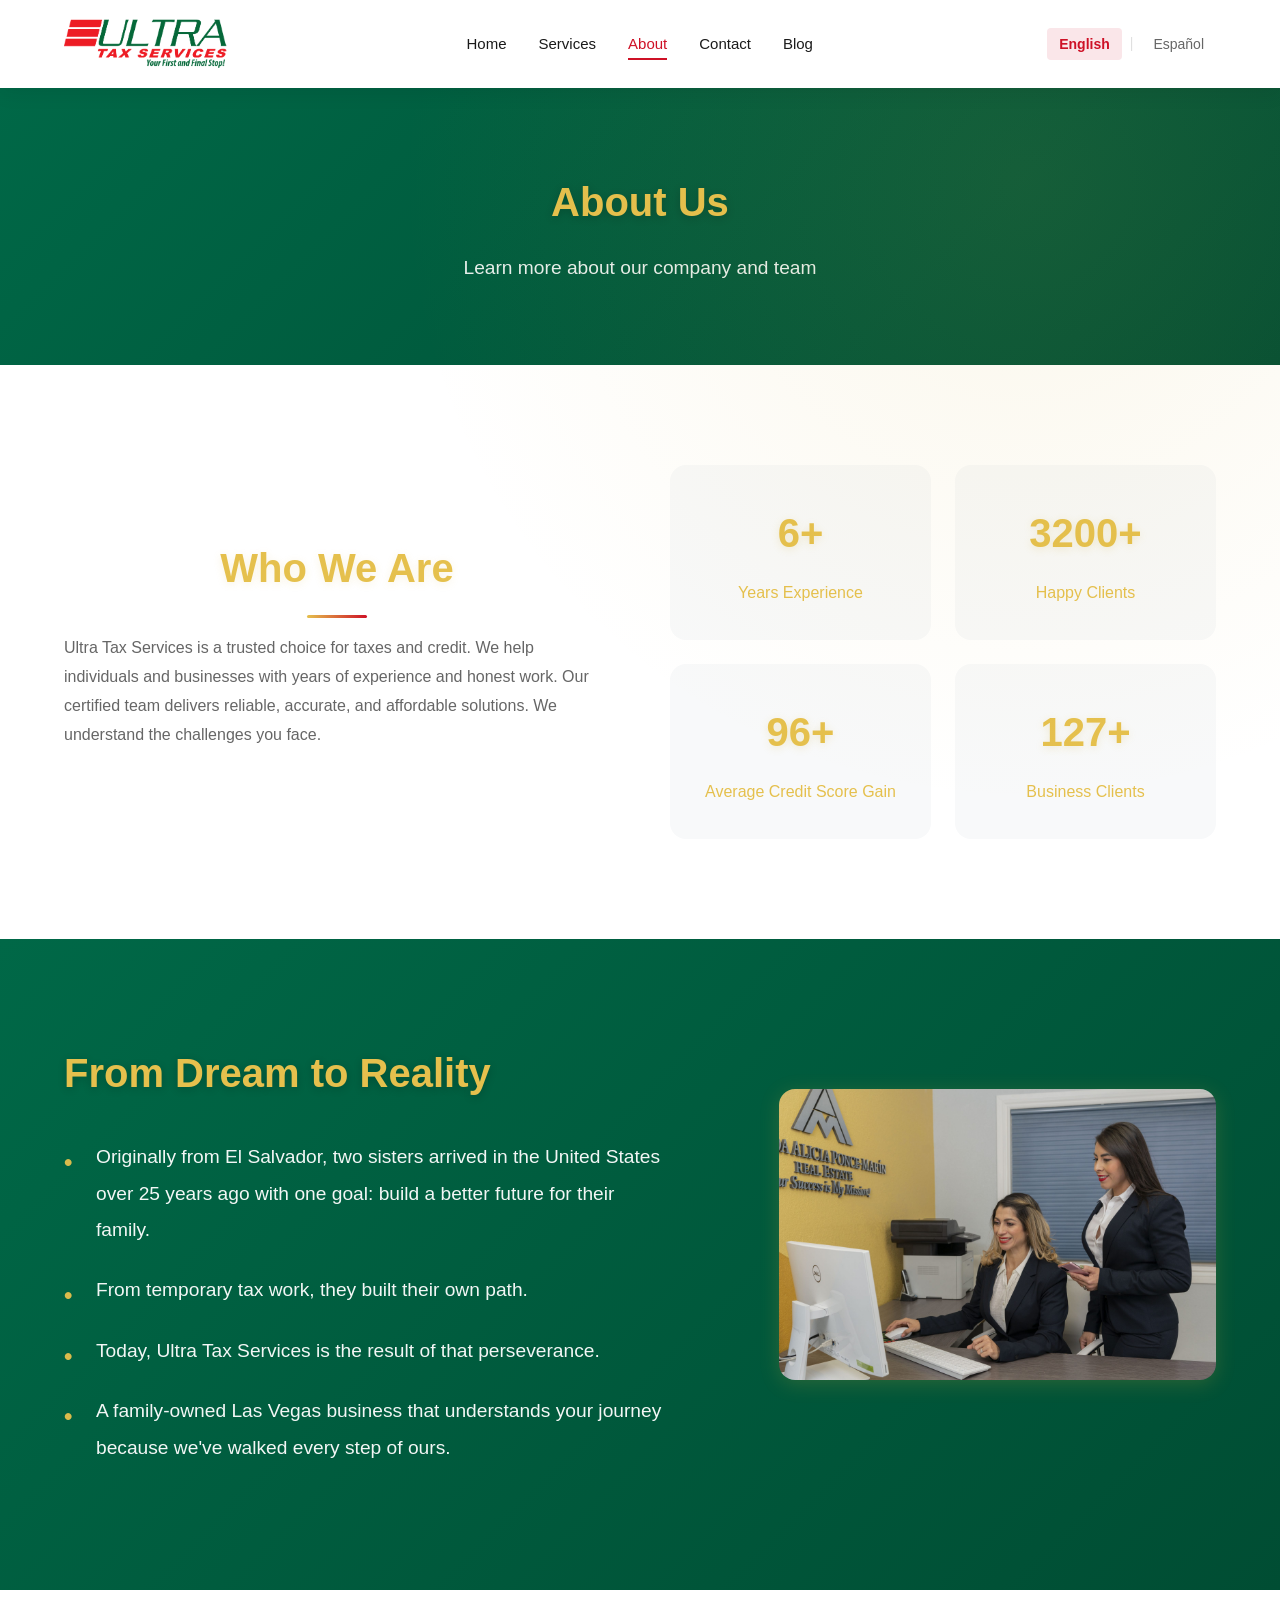
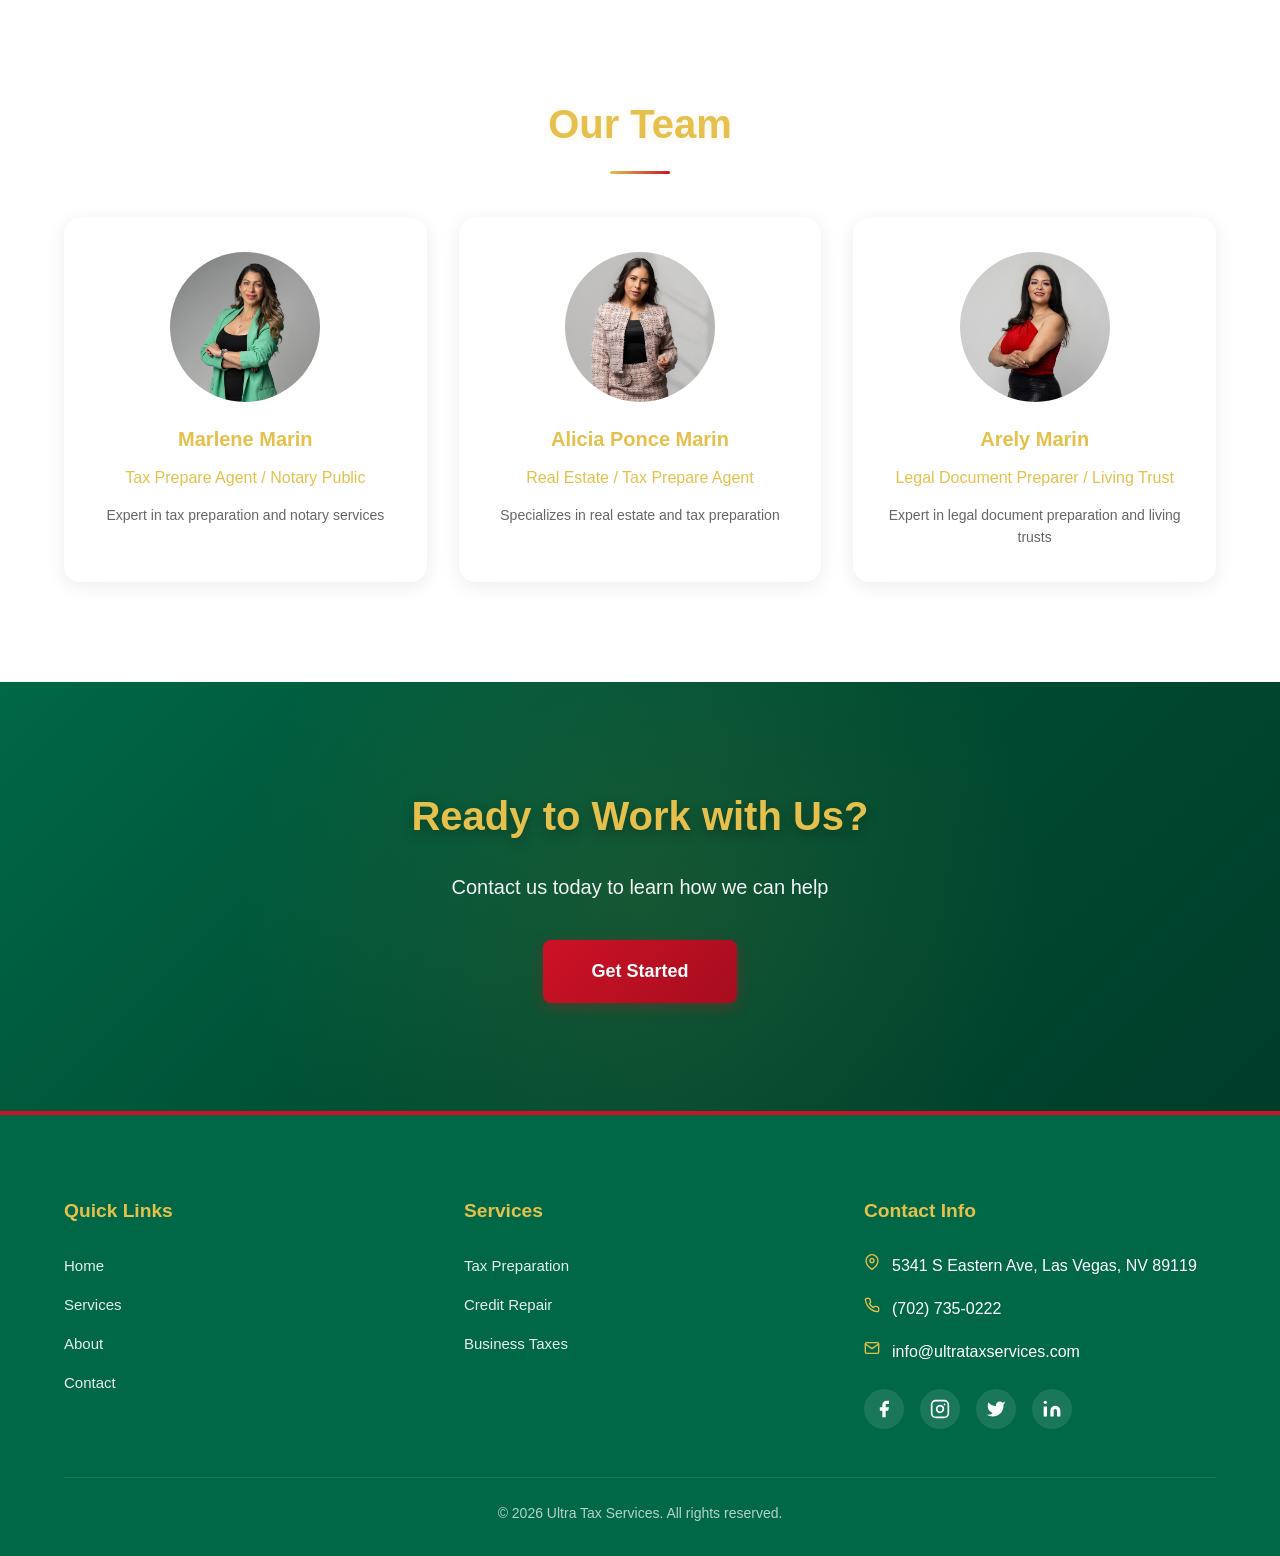
<file: about.html>
<!DOCTYPE html>
<html lang="en">
<head>
    <meta charset="UTF-8">
    <meta name="viewport" content="width=device-width, initial-scale=1.0">
    <title>About Us | Ultra Tax Services</title>
    <link rel="stylesheet" href="css/style.css">
</head>
<body>
    <!-- Header -->
    <header class="header">
        <div class="container">
            <div class="header-content">
                <a href="index.html" class="logo">
                    <img src="images/logo.png" alt="Ultra Tax Services" class="logo-img">
                </a>

                <nav class="nav">
                    <ul class="nav-list">
                        <li><a href="index.html" class="nav-link" data-en="Home" data-es="Inicio">Home</a></li>
                        <li><a href="services.html" class="nav-link" data-en="Services" data-es="Servicios">Services</a></li>
                        <li><a href="about.html" class="nav-link active" data-en="About" data-es="Nosotros">About</a></li>
                        <li><a href="contact.html" class="nav-link" data-en="Contact" data-es="Contacto">Contact</a></li>
                        <li><a href="blog.html" class="nav-link" data-en="Blog" data-es="Blog">Blog</a></li>
                    </ul>
                </nav>

                <div class="header-actions">
                    <div class="lang-toggle">
                        <button class="lang-btn active" data-lang="en">English</button>
                        <span class="lang-divider">|</span>
                        <button class="lang-btn" data-lang="es">Español</button>
                    </div>
                    <button class="mobile-menu-btn" id="mobileMenuBtn">
                        <span></span>
                        <span></span>
                        <span></span>
                    </button>
                </div>
            </div>
        </div>
    </header>

    <!-- Page Header -->
    <section class="page-header">
        <div class="container">
            <h1 class="page-title" data-en="About Us" data-es="Nosotros">About Us</h1>
            <p class="page-subtitle" data-en="Learn more about our company and team" data-es="Conozca más sobre nuestra empresa y equipo">
                Learn more about our company and team
            </p>
        </div>
    </section>

    <!-- About Section -->
    <section class="about-section">
        <div class="container">
            <div class="about-content">
                <div class="about-text">
                    <h2 class="section-title" data-en="Who We Are" data-es="Quiénes Somos">Who We Are</h2>
                    <p class="about-desc" data-en="Ultra Tax Services is a trusted choice for taxes and credit. We help individuals and businesses with years of experience and honest work. Our certified team delivers reliable, accurate, and affordable solutions. We understand the challenges you face." data-es="Ultra Tax Services es una opción confiable para impuestos y crédito. Ayudamos a personas y empresas con años de experiencia y trabajo honesto. Nuestro equipo certificado brinda soluciones confiables, precisas y asequibles. Entendemos los desafíos que enfrentas.">
                        Ultra Tax Services is a trusted choice for taxes and credit. We help individuals and businesses with years of experience and honest work. Our certified team delivers reliable, accurate, and affordable solutions. We understand the challenges you face.
                    </p>
                </div>
                <div class="about-stats">
                    <div class="stat-item">
                        <div class="stat-number">10+</div>
                        <div class="stat-label" data-en="Years Experience" data-es="Años de Experiencia">Years Experience</div>
                    </div>
                    <div class="stat-item">
                        <div class="stat-number">5000+</div>
                        <div class="stat-label" data-en="Happy Clients" data-es="Clientes Satisfechos">Happy Clients</div>
                    </div>
                    <div class="stat-item">
                        <div class="stat-number">150+</div>
                        <div class="stat-label" data-en="Average Credit Score Gain" data-es="Ganancia Promedio de Puntaje de Crédito">Average Credit Score Gain</div>
                    </div>
                    <div class="stat-item">
                        <div class="stat-number">200+</div>
                        <div class="stat-label" data-en="Business Clients" data-es="Clientes Empresariales">Business Clients</div>
                    </div>
                </div>
            </div>
        </div>
    </section>

    <!-- Our Story -->
    <section class="our-story">
        <div class="container">
            <div class="story-wrapper">
                <div class="story-content">
                    <h2 class="story-title" data-en="From Dream to Reality" data-es="De Sueño a Realidad">From Dream to Reality</h2>
                    <ul class="story-list">
                        <li class="story-item" data-en="Originally from El Salvador, two sisters arrived in the United States over 25 years ago with one goal: build a better future for their family." data-es="Originalmente de El Salvador, dos hermanas llegaron a los Estados Unidos hace más de 25 años con un objetivo: construir un futuro mejor para su familia.">
                            Originally from El Salvador, two sisters arrived in the United States over 25 years ago with one goal: build a better future for their family.
                        </li>
                        <li class="story-item" data-en="From temporary tax work, they built their own path." data-es="De un trabajo temporal de impuestos, construyeron su propio camino.">
                            From temporary tax work, they built their own path.
                        </li>
                        <li class="story-item" data-en="Today, Ultra Tax Services is the result of that perseverance." data-es="Hoy, Ultra Tax Services es el resultado de esa perseverancia.">
                            Today, Ultra Tax Services is the result of that perseverance.
                        </li>
                        <li class="story-item" data-en="A family-owned Las Vegas business that understands your journey because we've walked every step of ours." data-es="Un negocio familiar en Las Vegas que entiende tu viaje porque hemos caminado cada paso del nuestro.">
                            A family-owned Las Vegas business that understands your journey because we've walked every step of ours.
                        </li>
                    </ul>
                </div>
                <div class="story-images">
                    <div class="story-image-wrapper story-image-main">
                        <img src="images/two.jpg" alt="Ultra Tax Services Founders - Two Sisters" class="story-image">
                    </div>
                </div>
            </div>
        </div>
    </section>

    <!-- Team Section -->
    <section class="team-section">
        <div class="container">
            <h2 class="section-title" data-en="Our Team" data-es="Nuestro Equipo">Our Team</h2>
            <div class="team-grid">
                <div class="team-card">
                    <div class="team-photo">
                        <img src="images/Marlene Marin.png" alt="Marlene Marin" class="team-photo-img">
                    </div>
                    <h3 class="team-name">Marlene Marin</h3>
                    <p class="team-role" data-en="Tax Prepare Agent / Notary Public" data-es="Agente de Preparación de Impuestos / Notario Público">Tax Prepare Agent / Notary Public</p>
                    <p class="team-bio" data-en="Expert in tax preparation and notary services" data-es="Experta en preparación de impuestos y servicios notariales">Expert in tax preparation and notary services</p>
                </div>
                <div class="team-card">
                    <div class="team-photo">
                        <img src="images/Alicia Ponce Marin.png" alt="Alicia Ponce Marin" class="team-photo-img">
                    </div>
                    <h3 class="team-name">Alicia Ponce Marin</h3>
                    <p class="team-role" data-en="Real Estate / Tax Prepare Agent" data-es="Bienes Raíces / Agente de Preparación de Impuestos">Real Estate / Tax Prepare Agent</p>
                    <p class="team-bio" data-en="Specializes in real estate and tax preparation" data-es="Se especializa en bienes raíces y preparación de impuestos">Specializes in real estate and tax preparation</p>
                </div>
                <div class="team-card">
                    <div class="team-photo">
                        <img src="images/Arely Marin.png" alt="Arely Marin" class="team-photo-img">
                    </div>
                    <h3 class="team-name">Arely Marin</h3>
                    <p class="team-role" data-en="Legal Document Preparer / Living Trust" data-es="Preparador de Documentos Legales / Fideicomiso">Legal Document Preparer / Living Trust</p>
                    <p class="team-bio" data-en="Expert in legal document preparation and living trusts" data-es="Experta en preparación de documentos legales y fideicomisos">Expert in legal document preparation and living trusts</p>
                </div>
            </div>
        </div>
    </section>

    <!-- CTA Section -->
    <section class="cta">
        <div class="container">
            <h2 class="cta-title" data-en="Ready to Work with Us?" data-es="¿Listo para Trabajar con Nosotros?">Ready to Work with Us?</h2>
            <p class="cta-desc" data-en="Contact us today to learn how we can help" data-es="Contáctenos hoy para aprender cómo podemos ayudar">
                Contact us today to learn how we can help
            </p>
            <a href="contact.html" class="btn btn-primary btn-large" data-en="Get Started" data-es="Comenzar">Get Started</a>
        </div>
    </section>

    <!-- Footer -->
    <footer class="footer">
        <div class="container">
            <div class="footer-content">
                <div class="footer-section">
                    <h4 class="footer-title" data-en="Quick Links" data-es="Enlaces Rápidos">Quick Links</h4>
                    <ul class="footer-links">
                        <li><a href="index.html" data-en="Home" data-es="Inicio">Home</a></li>
                        <li><a href="services.html" data-en="Services" data-es="Servicios">Services</a></li>
                        <li><a href="about.html" data-en="About" data-es="Nosotros">About</a></li>
                        <li><a href="contact.html" data-en="Contact" data-es="Contacto">Contact</a></li>
                    </ul>
                </div>
                <div class="footer-section">
                    <h4 class="footer-title" data-en="Services" data-es="Servicios">Services</h4>
                    <ul class="footer-links">
                        <li><a href="services.html" data-en="Tax Preparation" data-es="Preparación de Impuestos">Tax Preparation</a></li>
                        <li><a href="services.html" data-en="Credit Repair" data-es="Reparación de Crédito">Credit Repair</a></li>
                        <li><a href="services.html" data-en="Business Taxes" data-es="Impuestos Empresariales">Business Taxes</a></li>
                    </ul>
                </div>
                <div class="footer-section">
                    <h4 class="footer-title" data-en="Contact Info" data-es="Información de Contacto">Contact Info</h4>
                    <ul class="footer-contact">
                        <li>
                            <svg width="16" height="16" viewBox="0 0 24 24" fill="none" stroke="currentColor" stroke-width="2" stroke-linecap="round" stroke-linejoin="round">
                                <path d="M21 10c0 7-9 13-9 13s-9-6-9-13a9 9 0 0 1 18 0z"></path>
                                <circle cx="12" cy="10" r="3"></circle>
                            </svg>
                            5341 S Eastern Ave, Las Vegas, NV 89119
                        </li>
                        <li>
                            <svg width="16" height="16" viewBox="0 0 24 24" fill="none" stroke="currentColor" stroke-width="2" stroke-linecap="round" stroke-linejoin="round">
                                <path d="M22 16.92v3a2 2 0 0 1-2.18 2 19.79 19.79 0 0 1-8.63-3.07 19.5 19.5 0 0 1-6-6 19.79 19.79 0 0 1-3.07-8.67A2 2 0 0 1 4.11 2h3a2 2 0 0 1 2 1.72 12.84 12.84 0 0 0 .7 2.81 2 2 0 0 1-.45 2.11L8.09 9.91a16 16 0 0 0 6 6l1.27-1.27a2 2 0 0 1 2.11-.45 12.84 12.84 0 0 0 2.81.7A2 2 0 0 1 22 16.92z"></path>
                            </svg>
                            (702) 735-0222
                        </li>
                        <li>
                            <svg width="16" height="16" viewBox="0 0 24 24" fill="none" stroke="currentColor" stroke-width="2" stroke-linecap="round" stroke-linejoin="round">
                                <path d="M4 4h16c1.1 0 2 .9 2 2v12c0 1.1-.9 2-2 2H4c-1.1 0-2-.9-2-2V6c0-1.1.9-2 2-2z"></path>
                                <polyline points="22,6 12,13 2,6"></polyline>
                            </svg>
                            info@ultrataxservices.com
                        </li>
                    </ul>
                    <div class="footer-social">
                        <a href="#" class="social-icon" aria-label="Facebook">
                            <svg viewBox="0 0 24 24" fill="currentColor">
                                <path d="M18 2h-3a5 5 0 0 0-5 5v3H7v4h3v8h4v-8h3l1-4h-4V7a1 1 0 0 1 1-1h3z"/>
                            </svg>
                        </a>
                        <a href="#" class="social-icon" aria-label="Instagram">
                            <svg viewBox="0 0 24 24" fill="none" stroke="currentColor" stroke-width="2" stroke-linecap="round" stroke-linejoin="round">
                                <rect x="2" y="2" width="20" height="20" rx="5" ry="5"></rect>
                                <path d="M16 11.37A4 4 0 1 1 12.63 8 4 4 0 0 1 16 11.37z"></path>
                                <line x1="17.5" y1="6.5" x2="17.51" y2="6.5"></line>
                            </svg>
                        </a>
                        <a href="#" class="social-icon" aria-label="Twitter">
                            <svg viewBox="0 0 24 24" fill="currentColor">
                                <path d="M23 3a10.9 10.9 0 0 1-3.14 1.53 4.48 4.48 0 0 0-7.86 3v1A10.66 10.66 0 0 1 3 4s-4 9 5 13a11.64 11.64 0 0 1-7 2c9 5 20 0 20-11.5a4.5 4.5 0 0 0-.08-.83A7.72 7.72 0 0 0 23 3z"/>
                            </svg>
                        </a>
                        <a href="#" class="social-icon" aria-label="LinkedIn">
                            <svg viewBox="0 0 24 24" fill="currentColor">
                                <path d="M16 8a6 6 0 0 1 6 6v7h-4v-7a2 2 0 0 0-2-2 2 2 0 0 0-2 2v7h-4v-7a6 6 0 0 1 6-6z"/>
                                <rect x="2" y="9" width="4" height="12"/>
                                <circle cx="4" cy="4" r="2"/>
                            </svg>
                        </a>
                    </div>
                </div>
            </div>
            <div class="footer-bottom">
                <p class="copyright">&copy; 2026 Ultra Tax Services. All rights reserved.</p>
            </div>
        </div>
    </footer>

    <script src="js/main.js"></script>
</body>
</html>
</file>
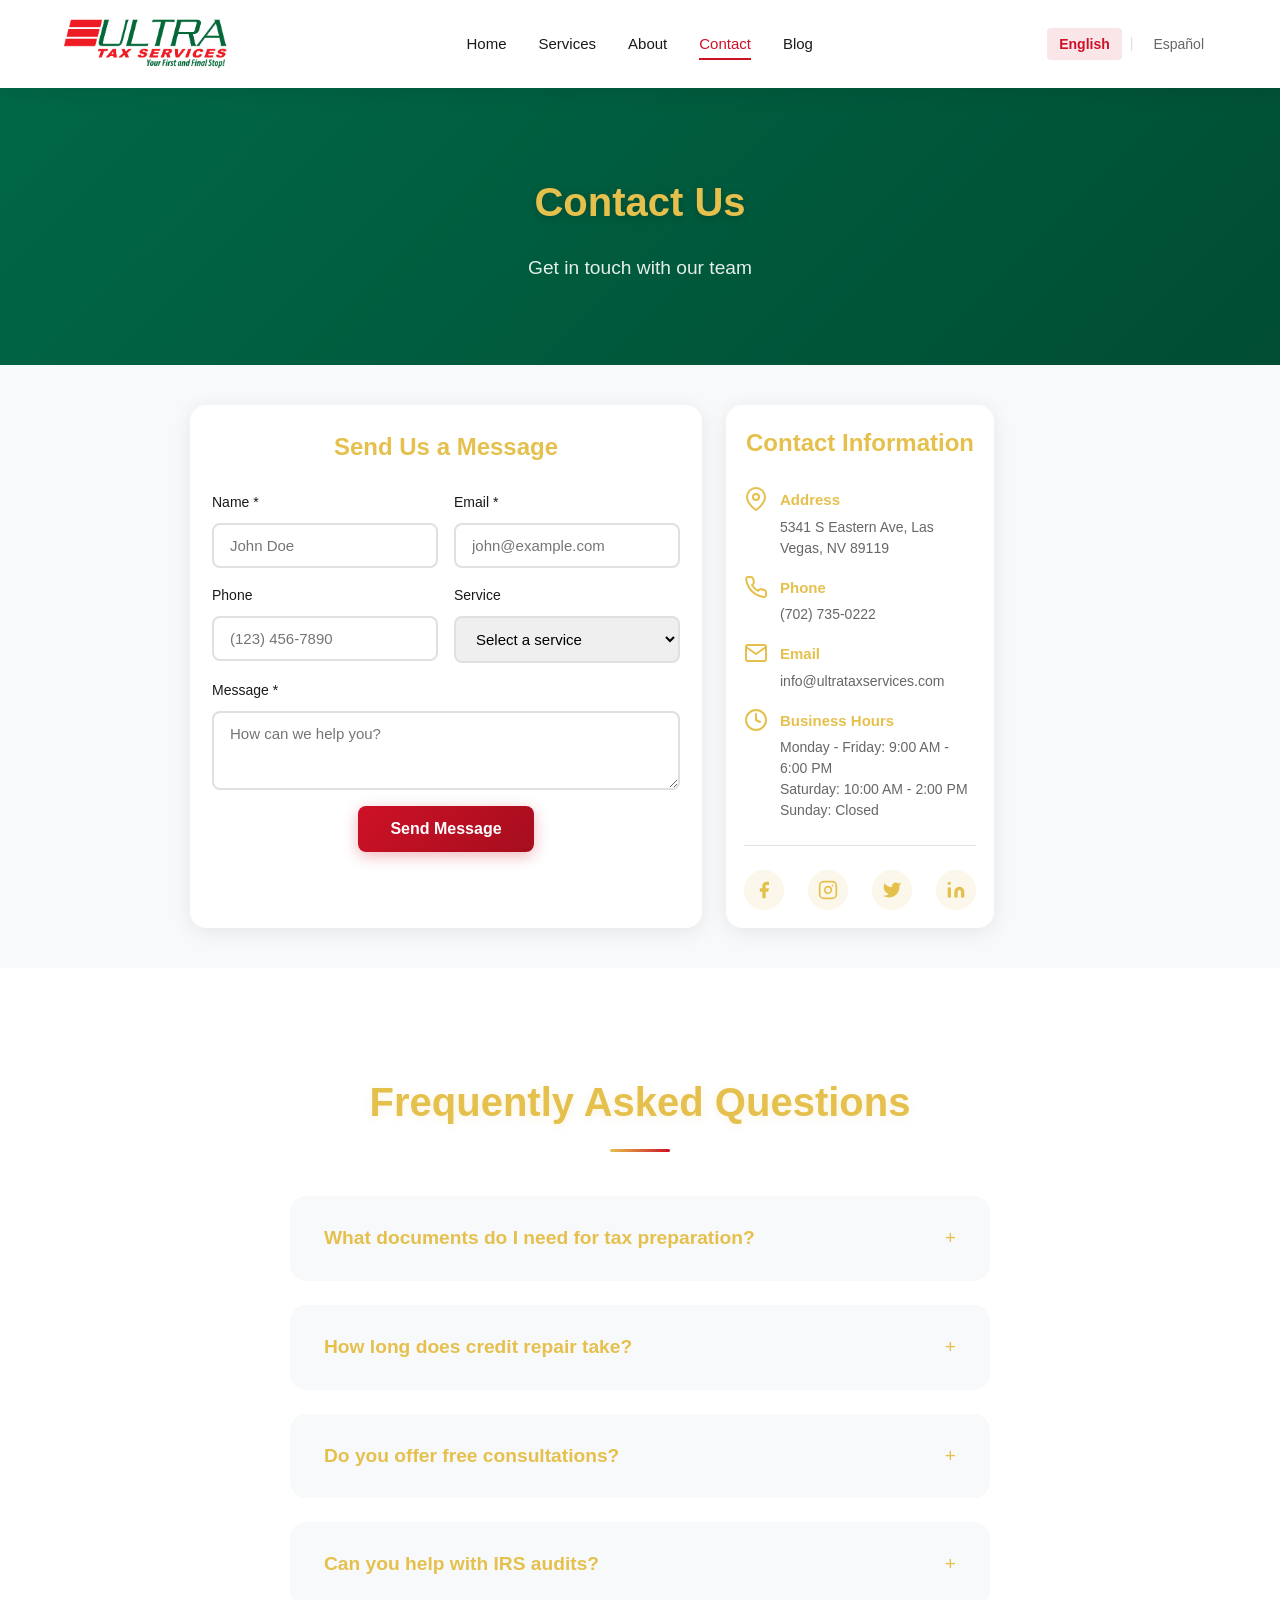
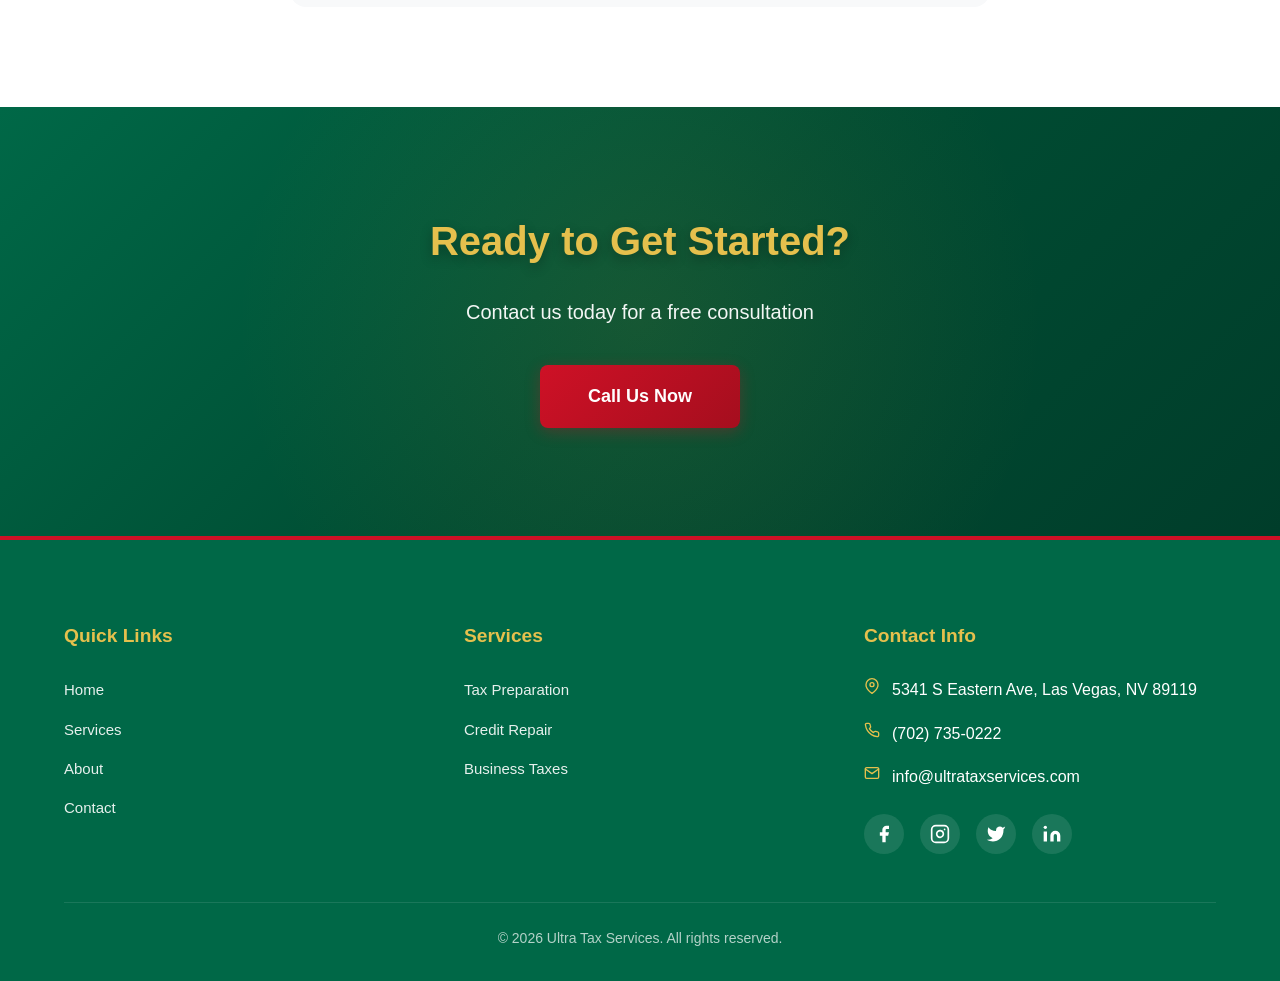
<file: contact.html>
<!DOCTYPE html>
<html lang="en">
<head>
    <meta charset="UTF-8">
    <meta name="viewport" content="width=device-width, initial-scale=1.0">
    <title>Contact Us | Ultra Tax Services</title>
    <link rel="stylesheet" href="css/style.css">
</head>
<body>
    <!-- Header -->
    <header class="header">
        <div class="container">
            <div class="header-content">
                <a href="index.html" class="logo">
                    <img src="images/logo.png" alt="Ultra Tax Services" class="logo-img">
                </a>

                <nav class="nav">
                    <ul class="nav-list">
                        <li><a href="index.html" class="nav-link" data-en="Home" data-es="Inicio">Home</a></li>
                        <li><a href="services.html" class="nav-link" data-en="Services" data-es="Servicios">Services</a></li>
                        <li><a href="about.html" class="nav-link" data-en="About" data-es="Nosotros">About</a></li>
                        <li><a href="contact.html" class="nav-link active" data-en="Contact" data-es="Contacto">Contact</a></li>
                        <li><a href="blog.html" class="nav-link" data-en="Blog" data-es="Blog">Blog</a></li>
                    </ul>
                </nav>

                <div class="header-actions">
                    <div class="lang-toggle">
                        <button class="lang-btn active" data-lang="en">English</button>
                        <span class="lang-divider">|</span>
                        <button class="lang-btn" data-lang="es">Español</button>
                    </div>
                    <button class="mobile-menu-btn" id="mobileMenuBtn">
                        <span></span>
                        <span></span>
                        <span></span>
                    </button>
                </div>
            </div>
        </div>
    </header>

    <!-- Page Header -->
    <section class="page-header">
        <div class="container">
            <h1 class="page-title" data-en="Contact Us" data-es="Contáctenos">Contact Us</h1>
            <p class="page-subtitle" data-en="Get in touch with our team" data-es="Póngase en contacto con nuestro equipo">
                Get in touch with our team
            </p>
        </div>
    </section>

    <!-- Contact Section -->
    <section class="contact-section">
        <div class="container">
            <div class="contact-grid">
                <!-- Contact Form -->
                <div class="contact-form-wrapper">
                    <h2 class="form-title" data-en="Send Us a Message" data-es="Envíenos un Mensaje">Send Us a Message</h2>
                    <form class="contact-form" id="contactForm">
                        <div class="form-row">
                            <div class="form-group">
                                <label for="name" data-en="Name *" data-es="Nombre *">Name *</label>
                                <input type="text" id="name" name="name" required placeholder="John Doe">
                            </div>
                            <div class="form-group">
                                <label for="email" data-en="Email *" data-es="Correo Electrónico *">Email *</label>
                                <input type="email" id="email" name="email" required placeholder="john@example.com">
                            </div>
                        </div>
                        <div class="form-row">
                            <div class="form-group">
                                <label for="phone" data-en="Phone" data-es="Teléfono">Phone</label>
                                <input type="tel" id="phone" name="phone" placeholder="(123) 456-7890">
                            </div>
                            <div class="form-group">
                                <label for="service" data-en="Service" data-es="Servicio">Service</label>
                                <select id="service" name="service">
                                    <option value="" data-en="Select a service" data-es="Seleccione un servicio">Select a service</option>
                                    <option value="tax-prep" data-en="Tax Preparation" data-es="Preparación de Impuestos">Tax Preparation</option>
                                    <option value="credit-repair" data-en="Credit Repair" data-es="Reparación de Crédito">Credit Repair</option>
                                    <option value="business" data-en="Business Services" data-es="Servicios Empresariales">Business Services</option>
                                    <option value="other" data-en="Other" data-es="Otro">Other</option>
                                </select>
                            </div>
                        </div>
                        <div class="form-group">
                            <label for="message" data-en="Message *" data-es="Mensaje *">Message *</label>
                            <textarea id="message" name="message" rows="3" required placeholder="How can we help you?"></textarea>
                        </div>
                        <button type="submit" class="btn btn-primary" data-en="Send Message" data-es="Enviar Mensaje">Send Message</button>
                    </form>
                </div>

                <!-- Contact Info -->
                <div class="contact-info-wrapper">
                    <h2 class="info-title" data-en="Contact Information" data-es="Información de Contacto">Contact Information</h2>
                    <div class="contact-info">
                        <div class="info-item">
                            <div class="info-icon">
                                <svg width="24" height="24" viewBox="0 0 24 24" fill="none" stroke="currentColor" stroke-width="2" stroke-linecap="round" stroke-linejoin="round">
                                    <path d="M21 10c0 7-9 13-9 13s-9-6-9-13a9 9 0 0 1 18 0z"></path>
                                    <circle cx="12" cy="10" r="3"></circle>
                                </svg>
                            </div>
                            <div class="info-content">
                                <h3 data-en="Address" data-es="Dirección">Address</h3>
                                <p>5341 S Eastern Ave, Las Vegas, NV 89119</p>
                            </div>
                        </div>
                        <div class="info-item">
                            <div class="info-icon">
                                <svg width="24" height="24" viewBox="0 0 24 24" fill="none" stroke="currentColor" stroke-width="2" stroke-linecap="round" stroke-linejoin="round">
                                    <path d="M22 16.92v3a2 2 0 0 1-2.18 2 19.79 19.79 0 0 1-8.63-3.07 19.5 19.5 0 0 1-6-6 19.79 19.79 0 0 1-3.07-8.67A2 2 0 0 1 4.11 2h3a2 2 0 0 1 2 1.72 12.84 12.84 0 0 0 .7 2.81 2 2 0 0 1-.45 2.11L8.09 9.91a16 16 0 0 0 6 6l1.27-1.27a2 2 0 0 1 2.11-.45 12.84 12.84 0 0 0 2.81.7A2 2 0 0 1 22 16.92z"></path>
                                </svg>
                            </div>
                            <div class="info-content">
                                <h3 data-en="Phone" data-es="Teléfono">Phone</h3>
                                <p>(702) 735-0222</p>
                            </div>
                        </div>
                        <div class="info-item">
                            <div class="info-icon">
                                <svg width="24" height="24" viewBox="0 0 24 24" fill="none" stroke="currentColor" stroke-width="2" stroke-linecap="round" stroke-linejoin="round">
                                    <path d="M4 4h16c1.1 0 2 .9 2 2v12c0 1.1-.9 2-2 2H4c-1.1 0-2-.9-2-2V6c0-1.1.9-2 2-2z"></path>
                                    <polyline points="22,6 12,13 2,6"></polyline>
                                </svg>
                            </div>
                            <div class="info-content">
                                <h3 data-en="Email" data-es="Correo Electrónico">Email</h3>
                                <p>info@ultrataxservices.com</p>
                            </div>
                        </div>
                        <div class="info-item">
                            <div class="info-icon">
                                <svg width="24" height="24" viewBox="0 0 24 24" fill="none" stroke="currentColor" stroke-width="2" stroke-linecap="round" stroke-linejoin="round">
                                    <circle cx="12" cy="12" r="10"></circle>
                                    <polyline points="12 6 12 12 16 14"></polyline>
                                </svg>
                            </div>
                            <div class="info-content">
                                <h3 data-en="Business Hours" data-es="Horario Comercial">Business Hours</h3>
                                <p data-en="Monday - Friday: 9:00 AM - 6:00 PM" data-es="Lunes - Viernes: 9:00 AM - 6:00 PM">
                                    Monday - Friday: 9:00 AM - 6:00 PM
                                </p>
                                <p data-en="Saturday: 10:00 AM - 2:00 PM" data-es="Sábado: 10:00 AM - 2:00 PM">
                                    Saturday: 10:00 AM - 2:00 PM
                                </p>
                                <p data-en="Sunday: Closed" data-es="Domingo: Cerrado">
                                    Sunday: Closed
                                </p>
                            </div>
                        </div>
                    </div>
                    <div class="contact-social">
                        <a href="#" class="contact-social-icon" aria-label="Facebook">
                            <svg viewBox="0 0 24 24" fill="currentColor">
                                <path d="M18 2h-3a5 5 0 0 0-5 5v3H7v4h3v8h4v-8h3l1-4h-4V7a1 1 0 0 1 1-1h3z"/>
                            </svg>
                        </a>
                        <a href="#" class="contact-social-icon" aria-label="Instagram">
                            <svg viewBox="0 0 24 24" fill="none" stroke="currentColor" stroke-width="2" stroke-linecap="round" stroke-linejoin="round">
                                <rect x="2" y="2" width="20" height="20" rx="5" ry="5"></rect>
                                <path d="M16 11.37A4 4 0 1 1 12.63 8 4 4 0 0 1 16 11.37z"></path>
                                <line x1="17.5" y1="6.5" x2="17.51" y2="6.5"></line>
                            </svg>
                        </a>
                        <a href="#" class="contact-social-icon" aria-label="Twitter">
                            <svg viewBox="0 0 24 24" fill="currentColor">
                                <path d="M23 3a10.9 10.9 0 0 1-3.14 1.53 4.48 4.48 0 0 0-7.86 3v1A10.66 10.66 0 0 1 3 4s-4 9 5 13a11.64 11.64 0 0 1-7 2c9 5 20 0 20-11.5a4.5 4.5 0 0 0-.08-.83A7.72 7.72 0 0 0 23 3z"/>
                            </svg>
                        </a>
                        <a href="#" class="contact-social-icon" aria-label="LinkedIn">
                            <svg viewBox="0 0 24 24" fill="currentColor">
                                <path d="M16 8a6 6 0 0 1 6 6v7h-4v-7a2 2 0 0 0-2-2 2 2 0 0 0-2 2v7h-4v-7a6 6 0 0 1 6-6z"/>
                                <rect x="2" y="9" width="4" height="12"/>
                                <circle cx="4" cy="4" r="2"/>
                            </svg>
                        </a>
                    </div>
                    </div>
                </div>
            </div>
        </div>
    </section>

    <!-- FAQ Section -->
    <section class="faq-section">
        <div class="container">
            <h2 class="section-title" data-en="Frequently Asked Questions" data-es="Preguntas Frecuentes">Frequently Asked Questions</h2>
            <div class="faq-grid">
                <div class="faq-item">
                    <div class="faq-header" onclick="toggleFaq(this)">
                        <h3 class="faq-question" data-en="What documents do I need for tax preparation?" data-es="¿Qué documentos necesito para la preparación de impuestos?">
                            What documents do I need for tax preparation?
                        </h3>
                        <span class="faq-arrow">+</span>
                    </div>
                    <p class="faq-answer" data-en="You'll need your W-2 forms, 1099 forms, previous year's tax return, and any relevant deduction receipts." data-es="Necesitará sus formularios W-2, formularios 1099, declaración de impuestos del año anterior y cualquier recibo de deducción relevante.">
                        You'll need your W-2 forms, 1099 forms, previous year's tax return, and any relevant deduction receipts.
                    </p>
                </div>
                <div class="faq-item">
                    <div class="faq-header" onclick="toggleFaq(this)">
                        <h3 class="faq-question" data-en="How long does credit repair take?" data-es="¿Cuánto tiempo toma la reparación de crédito?">
                            How long does credit repair take?
                        </h3>
                        <span class="faq-arrow">+</span>
                    </div>
                    <p class="faq-answer" data-en="Credit repair typically takes 3-6 months, depending on your specific situation and the items on your credit report." data-es="La reparación de crédito generalmente toma de 3 a 6 meses, dependiendo de su situación específica y los elementos en su reporte de crédito.">
                        Credit repair typically takes 3-6 months, depending on your specific situation and the items on your credit report.
                    </p>
                </div>
                <div class="faq-item">
                    <div class="faq-header" onclick="toggleFaq(this)">
                        <h3 class="faq-question" data-en="Do you offer free consultations?" data-es="¿Ofrecen consultas gratuitas?">
                            Do you offer free consultations?
                        </h3>
                        <span class="faq-arrow">+</span>
                    </div>
                    <p class="faq-answer" data-en="Yes! We offer free initial consultations to discuss your tax and credit needs." data-es="¡Sí! Ofrecemos consultas iniciales gratuitas para discutir sus necesidades fiscales y de crédito.">
                        Yes! We offer free initial consultations to discuss your tax and credit needs.
                    </p>
                </div>
                <div class="faq-item">
                    <div class="faq-header" onclick="toggleFaq(this)">
                        <h3 class="faq-question" data-en="Can you help with IRS audits?" data-es="¿Pueden ayudar con auditorías del IRS?">
                            Can you help with IRS audits?
                        </h3>
                        <span class="faq-arrow">+</span>
                    </div>
                    <p class="faq-answer" data-en="Yes, we provide IRS audit support and representation to help you navigate the audit process." data-es="Sí, proporcionamos soporte y representación de auditoría del IRS para ayudarlo a navegar el proceso de auditoría.">
                        Yes, we provide IRS audit support and representation to help you navigate the audit process.
                    </p>
                </div>
            </div>
        </div>
    </section>

    <!-- CTA Section -->
    <section class="cta">
        <div class="container">
            <h2 class="cta-title" data-en="Ready to Get Started?" data-es="¿Listo para Comenzar?">Ready to Get Started?</h2>
            <p class="cta-desc" data-en="Contact us today for a free consultation" data-es="Contáctenos hoy para una consulta gratuita">
                Contact us today for a free consultation
            </p>
            <a href="tel:7027350222" class="btn btn-primary btn-large" data-en="Call Us Now" data-es="Llámenos Ahora">Call Us Now</a>
        </div>
    </section>

    <!-- Footer -->
    <footer class="footer">
        <div class="container">
            <div class="footer-content">
                <div class="footer-section">
                    <h4 class="footer-title" data-en="Quick Links" data-es="Enlaces Rápidos">Quick Links</h4>
                    <ul class="footer-links">
                        <li><a href="index.html" data-en="Home" data-es="Inicio">Home</a></li>
                        <li><a href="services.html" data-en="Services" data-es="Servicios">Services</a></li>
                        <li><a href="about.html" data-en="About" data-es="Nosotros">About</a></li>
                        <li><a href="contact.html" data-en="Contact" data-es="Contacto">Contact</a></li>
                    </ul>
                </div>
                <div class="footer-section">
                    <h4 class="footer-title" data-en="Services" data-es="Servicios">Services</h4>
                    <ul class="footer-links">
                        <li><a href="services.html" data-en="Tax Preparation" data-es="Preparación de Impuestos">Tax Preparation</a></li>
                        <li><a href="services.html" data-en="Credit Repair" data-es="Reparación de Crédito">Credit Repair</a></li>
                        <li><a href="services.html" data-en="Business Taxes" data-es="Impuestos Empresariales">Business Taxes</a></li>
                    </ul>
                </div>
                <div class="footer-section">
                    <h4 class="footer-title" data-en="Contact Info" data-es="Información de Contacto">Contact Info</h4>
                    <ul class="footer-contact">
                        <li>
                            <svg width="16" height="16" viewBox="0 0 24 24" fill="none" stroke="currentColor" stroke-width="2" stroke-linecap="round" stroke-linejoin="round">
                                <path d="M21 10c0 7-9 13-9 13s-9-6-9-13a9 9 0 0 1 18 0z"></path>
                                <circle cx="12" cy="10" r="3"></circle>
                            </svg>
                            5341 S Eastern Ave, Las Vegas, NV 89119
                        </li>
                        <li>
                            <svg width="16" height="16" viewBox="0 0 24 24" fill="none" stroke="currentColor" stroke-width="2" stroke-linecap="round" stroke-linejoin="round">
                                <path d="M22 16.92v3a2 2 0 0 1-2.18 2 19.79 19.79 0 0 1-8.63-3.07 19.5 19.5 0 0 1-6-6 19.79 19.79 0 0 1-3.07-8.67A2 2 0 0 1 4.11 2h3a2 2 0 0 1 2 1.72 12.84 12.84 0 0 0 .7 2.81 2 2 0 0 1-.45 2.11L8.09 9.91a16 16 0 0 0 6 6l1.27-1.27a2 2 0 0 1 2.11-.45 12.84 12.0 0 0 0 2.81.7A2 2 0 0 1 22 16.92z"></path>
                            </svg>
                            (702) 735-0222
                        </li>
                        <li>
                            <svg width="16" height="16" viewBox="0 0 24 24" fill="none" stroke="currentColor" stroke-width="2" stroke-linecap="round" stroke-linejoin="round">
                                <path d="M4 4h16c1.1 0 2 .9 2 2v12c0 1.1-.9 2-2 2H4c-1.1 0-2-.9-2-2V6c0-1.1.9-2 2-2z"></path>
                                <polyline points="22,6 12,13 2,6"></polyline>
                            </svg>
                            info@ultrataxservices.com
                        </li>
                    </ul>
                    <div class="footer-social">
                        <a href="#" class="social-icon" aria-label="Facebook">
                            <svg viewBox="0 0 24 24" fill="currentColor">
                                <path d="M18 2h-3a5 5 0 0 0-5 5v3H7v4h3v8h4v-8h3l1-4h-4V7a1 1 0 0 1 1-1h3z"/>
                            </svg>
                        </a>
                        <a href="#" class="social-icon" aria-label="Instagram">
                            <svg viewBox="0 0 24 24" fill="none" stroke="currentColor" stroke-width="2" stroke-linecap="round" stroke-linejoin="round">
                                <rect x="2" y="2" width="20" height="20" rx="5" ry="5"></rect>
                                <path d="M16 11.37A4 4 0 1 1 12.63 8 4 4 0 0 1 16 11.37z"></path>
                                <line x1="17.5" y1="6.5" x2="17.51" y2="6.5"></line>
                            </svg>
                        </a>
                        <a href="#" class="social-icon" aria-label="Twitter">
                            <svg viewBox="0 0 24 24" fill="currentColor">
                                <path d="M23 3a10.9 10.9 0 0 1-3.14 1.53 4.48 4.48 0 0 0-7.86 3v1A10.66 10.66 0 0 1 3 4s-4 9 5 13a11.64 11.64 0 0 1-7 2c9 5 20 0 20-11.5a4.5 4.5 0 0 0-.08-.83A7.72 7.72 0 0 0 23 3z"/>
                            </svg>
                        </a>
                        <a href="#" class="social-icon" aria-label="LinkedIn">
                            <svg viewBox="0 0 24 24" fill="currentColor">
                                <path d="M16 8a6 6 0 0 1 6 6v7h-4v-7a2 2 0 0 0-2-2 2 2 0 0 0-2 2v7h-4v-7a6 6 0 0 1 6-6z"/>
                                <rect x="2" y="9" width="4" height="12"/>
                                <circle cx="4" cy="4" r="2"/>
                            </svg>
                        </a>
                    </div>
                </div>
            </div>
            <div class="footer-bottom">
                <p class="copyright">&copy; 2026 Ultra Tax Services. All rights reserved.</p>
            </div>
        </div>
    </footer>

    <script src="js/main.js"></script>
    <script>
        function toggleFaq(header) {
            const item = header.parentElement;
            item.classList.toggle('active');
        }
    </script>
</body>
</html>
</file>
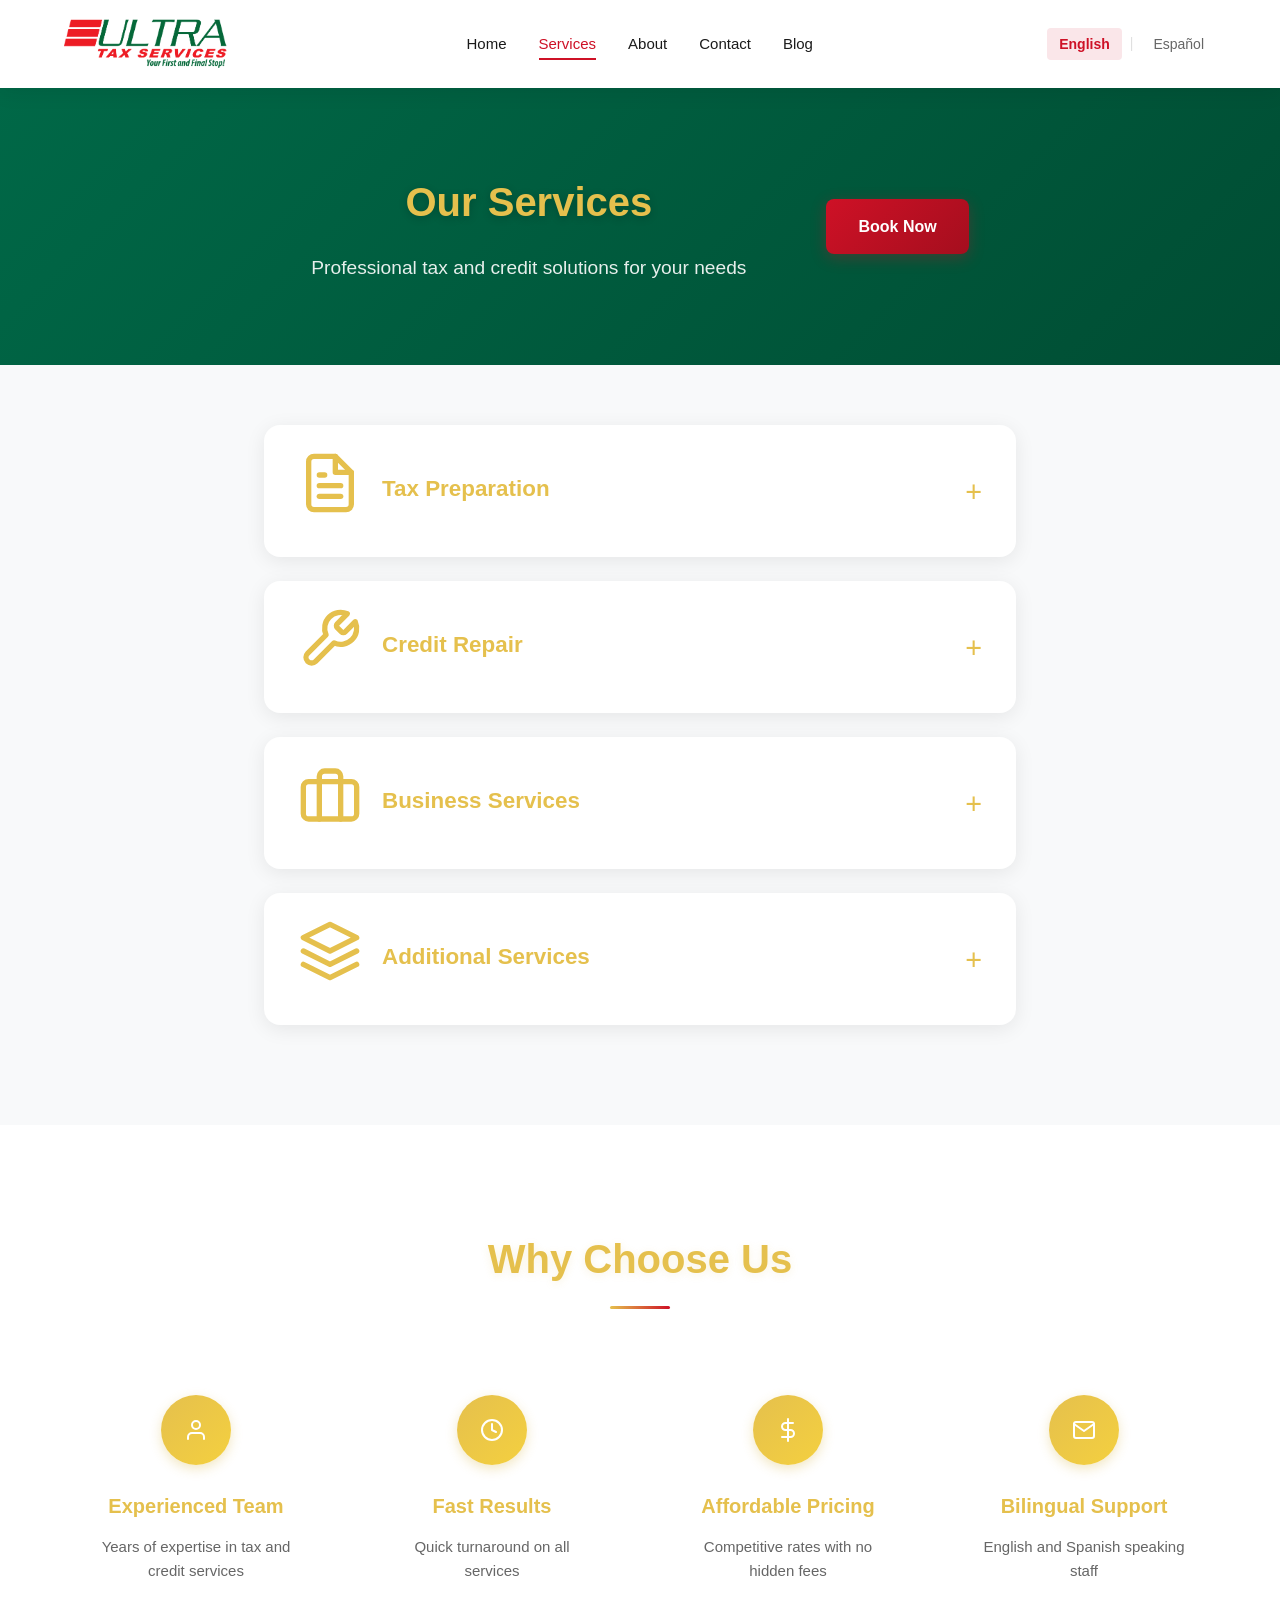
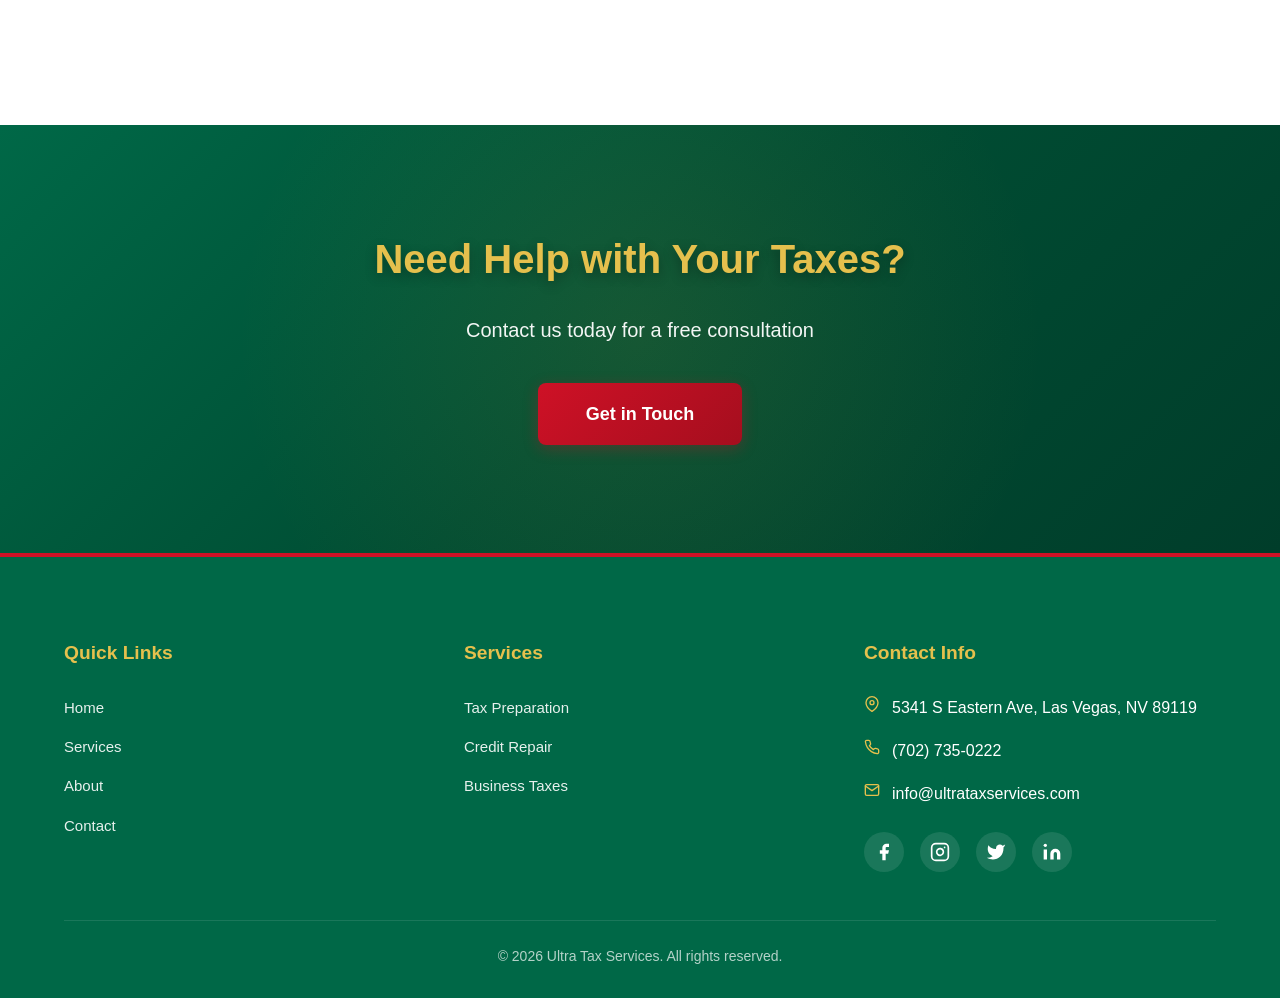
<file: services.html>
<!DOCTYPE html>
<html lang="en">
<head>
    <meta charset="UTF-8">
    <meta name="viewport" content="width=device-width, initial-scale=1.0">
    <title>Services | Ultra Tax Services</title>
    <link rel="stylesheet" href="css/style.css">
</head>
<body>
    <!-- Header -->
    <header class="header">
        <div class="container">
            <div class="header-content">
                <a href="index.html" class="logo">
                    <img src="images/logo.png" alt="Ultra Tax Services" class="logo-img">
                </a>

                <nav class="nav">
                    <ul class="nav-list">
                        <li><a href="index.html" class="nav-link" data-en="Home" data-es="Inicio">Home</a></li>
                        <li><a href="services.html" class="nav-link active" data-en="Services" data-es="Servicios">Services</a></li>
                        <li><a href="about.html" class="nav-link" data-en="About" data-es="Nosotros">About</a></li>
                        <li><a href="contact.html" class="nav-link" data-en="Contact" data-es="Contacto">Contact</a></li>
                        <li><a href="blog.html" class="nav-link" data-en="Blog" data-es="Blog">Blog</a></li>
                    </ul>
                </nav>

                <div class="header-actions">
                    <div class="lang-toggle">
                        <button class="lang-btn active" data-lang="en">English</button>
                        <span class="lang-divider">|</span>
                        <button class="lang-btn" data-lang="es">Español</button>
                    </div>
                    <button class="mobile-menu-btn" id="mobileMenuBtn">
                        <span></span>
                        <span></span>
                        <span></span>
                    </button>
                </div>
            </div>
        </div>
    </header>

    <!-- Page Header -->
    <section class="page-header">
        <div class="container">
            <div class="page-header-content">
                <div class="page-header-text">
                    <h1 class="page-title" data-en="Our Services" data-es="Nuestros Servicios">Our Services</h1>
                    <p class="page-subtitle" data-en="Professional tax and credit solutions for your needs" data-es="Soluciones fiscales y de crédito profesionales para sus necesidades">
                        Professional tax and credit solutions for your needs
                    </p>
                </div>
                <a href="contact.html" class="btn btn-primary btn-book" data-en="Book Now" data-es="Reservar Ahora">Book Now</a>
            </div>
        </div>
    </section>

    <!-- Services Section -->
    <section class="services-section">
        <div class="services-container">
            <div class="services-detail">
                <!-- Tax Preparation -->
                <div class="service-detail-card" id="tax-preparation">
                    <div class="service-header" onclick="toggleService(this)">
                        <div class="service-header-content">
                            <div class="service-detail-icon">
                                <svg width="64" height="64" viewBox="0 0 24 24" fill="none" stroke="currentColor" stroke-width="2" stroke-linecap="round" stroke-linejoin="round">
                                    <path d="M14 2H6a2 2 0 0 0-2 2v16a2 2 0 0 0 2 2h12a2 2 0 0 0 2-2V8z"></path>
                                    <polyline points="14 2 14 8 20 8"></polyline>
                                    <line x1="16" y1="13" x2="8" y2="13"></line>
                                    <line x1="16" y1="17" x2="8" y2="17"></line>
                                    <polyline points="10 9 9 9 8 9"></polyline>
                                </svg>
                            </div>
                            <div class="service-header-text">
                                <h2 class="service-detail-title" data-en="Tax Preparation" data-es="Preparación de Impuestos">Tax Preparation</h2>
                            </div>
                        </div>
                        <span class="service-arrow">+</span>
                    </div>
                    <div class="service-content">
                        <p class="service-detail-desc" data-en="We provide comprehensive tax preparation services for individuals and businesses. Our experienced team ensures accurate filing and maximizes your deductions." data-es="Ofrecemos servicios integrales de preparación de impuestos para personas y empresas. Nuestro equipo experimentado garantiza una presentación precisa y maximiza sus deducciones.">
                            We provide comprehensive tax preparation services for individuals and businesses. Our experienced team ensures accurate filing and maximizes your deductions.
                        </p>
                        <ul class="service-features">
                            <li data-en="Individual Tax Returns" data-es="Declaraciones de Impuestos Personales">Individual Tax Returns</li>
                            <li data-en="Business Tax Returns" data-es="Declaraciones de Impuestos Empresariales">Business Tax Returns</li>
                            <li data-en="Tax Planning & Consulting" data-es="Planificación y Consultoría Fiscal">Tax Planning & Consulting</li>
                            <li data-en="IRS Audit Support" data-es="Soporte de Auditoría del IRS">IRS Audit Support</li>
                        </ul>
                    </div>
                </div>

                <!-- Credit Repair -->
                <div class="service-detail-card" id="credit-repair">
                    <div class="service-header" onclick="toggleService(this)">
                        <div class="service-header-content">
                            <div class="service-detail-icon">
                                <svg width="64" height="64" viewBox="0 0 24 24" fill="none" stroke="currentColor" stroke-width="2" stroke-linecap="round" stroke-linejoin="round">
                                    <path d="M14.7 6.3a1 1 0 0 0 0 1.4l1.6 1.6a1 1 0 0 0 1.4 0l3.77-3.77a6 6 0 0 1-7.94 7.94l-6.91 6.91a2.12 2.12 0 0 1-3-3l6.91-6.91a6 6 0 0 1 7.94-7.94l-3.76 3.76z"></path>
                                </svg>
                            </div>
                            <div class="service-header-text">
                                <h2 class="service-detail-title" data-en="Credit Repair" data-es="Reparación de Crédito">Credit Repair</h2>
                            </div>
                        </div>
                        <span class="service-arrow">+</span>
                    </div>
                    <div class="service-content">
                        <p class="service-detail-desc" data-en="Improve your credit score with our proven credit repair strategies. We help you identify and resolve issues affecting your creditworthiness." data-es="Mejore su puntaje de crédito con nuestras estrategias probadas de reparación de crédito. Lo ayudamos a identificar y resolver problemas que afectan su solvencia crediticia.">
                            Improve your credit score with our proven credit repair strategies. We help you identify and resolve issues affecting your creditworthiness.
                        </p>
                        <ul class="service-features">
                            <li data-en="Credit Report Analysis" data-es="Análisis de Reporte de Crédito">Credit Report Analysis</li>
                            <li data-en="Dispute Negative Items" data-es="Disputar Elementos Negativos">Dispute Negative Items</li>
                            <li data-en="Credit Building Strategies" data-es="Estrategias de Construcción de Crédito">Credit Building Strategies</li>
                            <li data-en="Ongoing Monitoring" data-es="Monitoreo Continuo">Ongoing Monitoring</li>
                        </ul>
                    </div>
                </div>

                <!-- Business Services -->
                <div class="service-detail-card" id="business-taxes">
                    <div class="service-header" onclick="toggleService(this)">
                        <div class="service-header-content">
                            <div class="service-detail-icon">
                                <svg width="64" height="64" viewBox="0 0 24 24" fill="none" stroke="currentColor" stroke-width="2" stroke-linecap="round" stroke-linejoin="round">
                                    <rect x="2" y="7" width="20" height="14" rx="2" ry="2"></rect>
                                    <path d="M16 21V5a2 2 0 0 0-2-2h-4a2 2 0 0 0-2 2v16"></path>
                                </svg>
                            </div>
                            <div class="service-header-text">
                                <h2 class="service-detail-title" data-en="Business Services" data-es="Servicios Empresariales">Business Services</h2>
                            </div>
                        </div>
                        <span class="service-arrow">+</span>
                    </div>
                    <div class="service-content">
                        <p class="service-detail-desc" data-en="Complete business tax solutions to keep your company compliant and optimized. From startups to established businesses, we've got you covered." data-es="Soluciones fiscales empresariales completas para mantener su empresa conforme y optimizada. Desde nuevas empresas hasta negocios establecidos, lo tenemos cubierto.">
                            Complete business tax solutions to keep your company compliant and optimized. From startups to established businesses, we've got you covered.
                        </p>
                        <ul class="service-features">
                            <li data-en="Business Formation" data-es="Constitución de Empresas">Business Formation</li>
                            <li data-en="Payroll Taxes" data-es="Impuestos de Nómina">Payroll Taxes</li>
                            <li data-en="Sales Tax" data-es="Impuesto sobre Ventas">Sales Tax</li>
                            <li data-en="Quarterly Estimates" data-es="Estimaciones Trimestrales">Quarterly Estimates</li>
                        </ul>
                    </div>
                </div>

                <!-- Additional Services -->
                <div class="service-detail-card" id="additional-services">
                    <div class="service-header" onclick="toggleService(this)">
                        <div class="service-header-content">
                            <div class="service-detail-icon">
                                <svg width="64" height="64" viewBox="0 0 24 24" fill="none" stroke="currentColor" stroke-width="2" stroke-linecap="round" stroke-linejoin="round">
                                    <path d="M12 2L2 7l10 5 10-5-10-5zM2 17l10 5 10-5M2 12l10 5 10-5"></path>
                                </svg>
                            </div>
                            <div class="service-header-text">
                                <h2 class="service-detail-title" data-en="Additional Services" data-es="Servicios Adicionales">Additional Services</h2>
                            </div>
                        </div>
                        <span class="service-arrow">+</span>
                    </div>
                    <div class="service-content">
                        <p class="service-detail-desc" data-en="Beyond tax preparation and credit repair, we offer a range of additional services to support your financial needs." data-es="Más allá de la preparación de impuestos y la reparación de crédito, ofrecemos una gama de servicios adicionales para apoyar sus necesidades financieras.">
                            Beyond tax preparation and credit repair, we offer a range of additional services to support your financial needs.
                        </p>
                        <ul class="service-features">
                            <li data-en="ITIN Applications" data-es="Solicitudes de ITIN">ITIN Applications</li>
                            <li data-en="Notary Services" data-es="Servicios Notariales">Notary Services</li>
                            <li data-en="Tax Resolution" data-es="Resolución Fiscal">Tax Resolution</li>
                            <li data-en="Financial Planning" data-es="Planificación Financiera">Financial Planning</li>
                        </ul>
                    </div>
                </div>
            </div>
        </div>
    </section>

    <!-- Why Choose Us -->
    <section class="why-us">
        <div class="container">
            <h2 class="section-title" data-en="Why Choose Us" data-es="Por Qué Elegirnos">Why Choose Us</h2>
            <div class="features-grid">
                <div class="feature-item">
                    <div class="feature-icon">
                        <svg width="24" height="24" viewBox="0 0 24 24" fill="none" stroke="currentColor" stroke-width="2" stroke-linecap="round" stroke-linejoin="round">
                            <path d="M20 21v-2a4 4 0 0 0-4-4H8a4 4 0 0 0-4 4v2"></path>
                            <circle cx="12" cy="7" r="4"></circle>
                        </svg>
                    </div>
                    <h3 class="feature-title" data-en="Experienced Team" data-es="Equipo Experimentado">Experienced Team</h3>
                    <p class="feature-desc" data-en="Years of expertise in tax and credit services" data-es="Años de experiencia en servicios de impuestos y crédito">
                        Years of expertise in tax and credit services
                    </p>
                </div>
                <div class="feature-item">
                    <div class="feature-icon">
                        <svg width="24" height="24" viewBox="0 0 24 24" fill="none" stroke="currentColor" stroke-width="2" stroke-linecap="round" stroke-linejoin="round">
                            <circle cx="12" cy="12" r="10"></circle>
                            <polyline points="12 6 12 12 16 14"></polyline>
                        </svg>
                    </div>
                    <h3 class="feature-title" data-en="Fast Results" data-es="Resultados Rápidos">Fast Results</h3>
                    <p class="feature-desc" data-en="Quick turnaround on all services" data-es="Entrega rápida en todos los servicios">
                        Quick turnaround on all services
                    </p>
                </div>
                <div class="feature-item">
                    <div class="feature-icon">
                        <svg width="24" height="24" viewBox="0 0 24 24" fill="none" stroke="currentColor" stroke-width="2" stroke-linecap="round" stroke-linejoin="round">
                            <line x1="12" y1="1" x2="12" y2="23"></line>
                            <path d="M17 5H9.5a3.5 3.5 0 0 0 0 7h5a3.5 3.5 0 0 1 0 7H6"></path>
                        </svg>
                    </div>
                    <h3 class="feature-title" data-en="Affordable Pricing" data-es="Precios Asequibles">Affordable Pricing</h3>
                    <p class="feature-desc" data-en="Competitive rates with no hidden fees" data-es="Tarifas competitivas sin cargos ocultos">
                        Competitive rates with no hidden fees
                    </p>
                </div>
                <div class="feature-item">
                    <div class="feature-icon">
                        <svg width="24" height="24" viewBox="0 0 24 24" fill="none" stroke="currentColor" stroke-width="2" stroke-linecap="round" stroke-linejoin="round">
                            <path d="M4 4h16c1.1 0 2 .9 2 2v12c0 1.1-.9 2-2 2H4c-1.1 0-2-.9-2-2V6c0-1.1.9-2 2-2z"></path>
                            <path d="M22 6l-10 7L2 6"></path>
                        </svg>
                    </div>
                    <h3 class="feature-title" data-en="Bilingual Support" data-es="Soporte Bilingüe">Bilingual Support</h3>
                    <p class="feature-desc" data-en="English and Spanish speaking staff" data-es="Personal que habla inglés y español">
                        English and Spanish speaking staff
                    </p>
                </div>
            </div>
        </div>
    </section>

    <!-- CTA Section -->
    <section class="cta">
        <div class="container">
            <h2 class="cta-title" data-en="Need Help with Your Taxes?" data-es="¿Necesita Ayuda con sus Impuestos?">Need Help with Your Taxes?</h2>
            <p class="cta-desc" data-en="Contact us today for a free consultation" data-es="Contáctenos hoy para una consulta gratuita">
                Contact us today for a free consultation
            </p>
            <a href="contact.html" class="btn btn-primary btn-large" data-en="Get in Touch" data-es="Póngase en Contacto">Get in Touch</a>
        </div>
    </section>

    <!-- Footer -->
    <footer class="footer">
        <div class="container">
            <div class="footer-content">
                <div class="footer-section">
                    <h4 class="footer-title" data-en="Quick Links" data-es="Enlaces Rápidos">Quick Links</h4>
                    <ul class="footer-links">
                        <li><a href="index.html" data-en="Home" data-es="Inicio">Home</a></li>
                        <li><a href="services.html" data-en="Services" data-es="Servicios">Services</a></li>
                        <li><a href="about.html" data-en="About" data-es="Nosotros">About</a></li>
                        <li><a href="contact.html" data-en="Contact" data-es="Contacto">Contact</a></li>
                    </ul>
                </div>
                <div class="footer-section">
                    <h4 class="footer-title" data-en="Services" data-es="Servicios">Services</h4>
                    <ul class="footer-links">
                        <li><a href="services.html" data-en="Tax Preparation" data-es="Preparación de Impuestos">Tax Preparation</a></li>
                        <li><a href="services.html" data-en="Credit Repair" data-es="Reparación de Crédito">Credit Repair</a></li>
                        <li><a href="services.html" data-en="Business Taxes" data-es="Impuestos Empresariales">Business Taxes</a></li>
                    </ul>
                </div>
                <div class="footer-section">
                    <h4 class="footer-title" data-en="Contact Info" data-es="Información de Contacto">Contact Info</h4>
                    <ul class="footer-contact">
                        <li>
                            <svg width="16" height="16" viewBox="0 0 24 24" fill="none" stroke="currentColor" stroke-width="2" stroke-linecap="round" stroke-linejoin="round">
                                <path d="M21 10c0 7-9 13-9 13s-9-6-9-13a9 9 0 0 1 18 0z"></path>
                                <circle cx="12" cy="10" r="3"></circle>
                            </svg>
                            5341 S Eastern Ave, Las Vegas, NV 89119
                        </li>
                        <li>
                            <svg width="16" height="16" viewBox="0 0 24 24" fill="none" stroke="currentColor" stroke-width="2" stroke-linecap="round" stroke-linejoin="round">
                                <path d="M22 16.92v3a2 2 0 0 1-2.18 2 19.79 19.79 0 0 1-8.63-3.07 19.5 19.5 0 0 1-6-6 19.79 19.79 0 0 1-3.07-8.67A2 2 0 0 1 4.11 2h3a2 2 0 0 1 2 1.72 12.84 12.84 0 0 0 .7 2.81 2 2 0 0 1-.45 2.11L8.09 9.91a16 16 0 0 0 6 6l1.27-1.27a2 2 0 0 1 2.11-.45 12.84 12.84 0 0 0 2.81.7A2 2 0 0 1 22 16.92z"></path>
                            </svg>
                            (702) 735-0222
                        </li>
                        <li>
                            <svg width="16" height="16" viewBox="0 0 24 24" fill="none" stroke="currentColor" stroke-width="2" stroke-linecap="round" stroke-linejoin="round">
                                <path d="M4 4h16c1.1 0 2 .9 2 2v12c0 1.1-.9 2-2 2H4c-1.1 0-2-.9-2-2V6c0-1.1.9-2 2-2z"></path>
                                <polyline points="22,6 12,13 2,6"></polyline>
                            </svg>
                            info@ultrataxservices.com
                        </li>
                    </ul>
                    <div class="footer-social">
                        <a href="#" class="social-icon" aria-label="Facebook">
                            <svg viewBox="0 0 24 24" fill="currentColor">
                                <path d="M18 2h-3a5 5 0 0 0-5 5v3H7v4h3v8h4v-8h3l1-4h-4V7a1 1 0 0 1 1-1h3z"/>
                            </svg>
                        </a>
                        <a href="#" class="social-icon" aria-label="Instagram">
                            <svg viewBox="0 0 24 24" fill="none" stroke="currentColor" stroke-width="2" stroke-linecap="round" stroke-linejoin="round">
                                <rect x="2" y="2" width="20" height="20" rx="5" ry="5"></rect>
                                <path d="M16 11.37A4 4 0 1 1 12.63 8 4 4 0 0 1 16 11.37z"></path>
                                <line x1="17.5" y1="6.5" x2="17.51" y2="6.5"></line>
                            </svg>
                        </a>
                        <a href="#" class="social-icon" aria-label="Twitter">
                            <svg viewBox="0 0 24 24" fill="currentColor">
                                <path d="M23 3a10.9 10.9 0 0 1-3.14 1.53 4.48 4.48 0 0 0-7.86 3v1A10.66 10.66 0 0 1 3 4s-4 9 5 13a11.64 11.64 0 0 1-7 2c9 5 20 0 20-11.5a4.5 4.5 0 0 0-.08-.83A7.72 7.72 0 0 0 23 3z"/>
                            </svg>
                        </a>
                        <a href="#" class="social-icon" aria-label="LinkedIn">
                            <svg viewBox="0 0 24 24" fill="currentColor">
                                <path d="M16 8a6 6 0 0 1 6 6v7h-4v-7a2 2 0 0 0-2-2 2 2 0 0 0-2 2v7h-4v-7a6 6 0 0 1 6-6z"/>
                                <rect x="2" y="9" width="4" height="12"/>
                                <circle cx="4" cy="4" r="2"/>
                            </svg>
                        </a>
                    </div>
                </div>
            </div>
            <div class="footer-bottom">
                <p class="copyright">&copy; 2026 Ultra Tax Services. All rights reserved.</p>
            </div>
        </div>
    </footer>

    <script src="js/main.js"></script>
    <script>
        function toggleService(header) {
            const card = header.parentElement;
            card.classList.toggle('active');
        }

        // Автоматически открываем карточку при загрузке страницы, если есть якорь в URL
        document.addEventListener('DOMContentLoaded', function() {
            const hash = window.location.hash;
            if (hash) {
                const targetCard = document.querySelector(hash);
                if (targetCard && targetCard.classList.contains('service-detail-card')) {
                    targetCard.classList.add('active');
                }
            }
        });
    </script>
</body>
</html>
</file>
<file: css/style.css>
/* Reset & Base Styles */
* {
    margin: 0;
    padding: 0;
    box-sizing: border-box;
}

html {
    scroll-behavior: smooth;
}

:root {
    --primary-color: #006847;
    --secondary-color: #004d33;
    --accent-color: #CE1126;
    --gold-color: #E5C04D;
    --gold-light: #F4D03F;
    --text-dark: #1a1a1a;
    --text-light: #666;
    --white: #ffffff;
    --light-gray: #f8f9fa;
    --border-color: #e0e0e0;
    --shadow: 0 4px 20px rgba(0, 0, 0, 0.08);
    --shadow-hover: 0 12px 40px rgba(0, 0, 0, 0.15);
    --shadow-gold: 0 4px 20px rgba(212, 175, 55, 0.2);
    --transition: all 0.25s ease;
    --transition-slow: all 0.4s ease;
}

body {
    font-family: 'Open Sans', 'Segoe UI', Tahoma, Geneva, Verdana, sans-serif;
    line-height: 1.7;
    color: var(--text-dark);
    background-color: var(--white);
    -webkit-font-smoothing: antialiased;
    -moz-osx-font-smoothing: grayscale;
}

.container {
    max-width: 1200px;
    margin: 0 auto;
    padding: 0 24px;
}

/* Header */
.header {
    background-color: var(--white);
    box-shadow: var(--shadow);
    position: sticky;
    top: 0;
    z-index: 1000;
    transition: var(--transition);
}

.header-content {
    display: flex;
    justify-content: space-between;
    align-items: center;
    padding: 16px 0;
}

.logo {
    display: flex;
    align-items: center;
    text-decoration: none;
    transition: var(--transition);
}

.logo:hover {
    transform: translateY(-2px);
}

.logo-img {
    height: 56px;
    width: auto;
    max-width: 180px;
}

.nav-list {
    display: flex;
    list-style: none;
    gap: 32px;
}

.nav-link {
    text-decoration: none;
    color: var(--text-dark);
    font-weight: 500;
    font-size: 15px;
    transition: var(--transition);
    position: relative;
    padding: 8px 0;
}

.nav-link::after {
    content: '';
    position: absolute;
    bottom: 0;
    left: 0;
    width: 0;
    height: 2px;
    background-color: var(--accent-color);
    transition: width 0.3s ease;
}

.nav-link:hover::after,
.nav-link.active::after {
    width: 100%;
}

.nav-link:hover,
.nav-link.active {
    color: var(--accent-color);
}

.header-actions {
    display: flex;
    align-items: center;
    gap: 16px;
}

.lang-toggle {
    display: flex;
    align-items: center;
    gap: 8px;
}

.lang-btn {
    background: none;
    border: none;
    padding: 8px 12px;
    cursor: pointer;
    font-size: 14px;
    font-weight: 500;
    transition: var(--transition);
    color: var(--text-light);
    border-radius: 4px;
}

.lang-btn:hover {
    color: var(--accent-color);
    background-color: rgba(206, 17, 38, 0.05);
}

.lang-btn.active {
    color: var(--accent-color);
    font-weight: 600;
    background-color: rgba(206, 17, 38, 0.1);
}

.lang-divider {
    color: var(--border-color);
    font-size: 14px;
}

.mobile-menu-btn {
    display: none;
    flex-direction: column;
    gap: 5px;
    background: none;
    border: none;
    cursor: pointer;
    padding: 8px;
    border-radius: 4px;
    transition: var(--transition);
}

.mobile-menu-btn:hover {
    background-color: var(--light-gray);
}

.mobile-menu-btn span {
    width: 24px;
    height: 2px;
    background-color: var(--text-dark);
    transition: var(--transition);
    border-radius: 2px;
}

/* Hero Section */
.hero {
    position: relative;
    min-height: 550px;
    display: flex;
    align-items: center;
    background: linear-gradient(135deg, var(--primary-color) 0%, var(--secondary-color) 50%, #003d2a 100%);
    color: var(--white);
    overflow: hidden;
}

.hero::before {
    content: '';
    position: absolute;
    top: 0;
    left: 0;
    width: 100%;
    height: 100%;
    background: radial-gradient(circle at 30% 40%, rgba(212, 175, 55, 0.15) 0%, transparent 50%),
                radial-gradient(circle at 70% 60%, rgba(206, 17, 38, 0.1) 0%, transparent 50%);
    animation: heroPulse 10s ease-in-out infinite;
}

@keyframes heroPulse {
    0%, 100% { opacity: 0.6; }
    50% { opacity: 1; }
}

.hero-bg {
    position: absolute;
    top: 0;
    left: 0;
    width: 100%;
    height: 100%;
    background-image: url('../images/hero-bg.jpg');
    background-size: cover;
    background-position: center;
    opacity: 0.15;
}

.hero-content-wrapper {
    position: relative;
    z-index: 1;
    display: grid;
    grid-template-columns: 1fr 1fr;
    gap: 20px;
    align-items: center;
}

.hero-content {
    text-align: left;
    max-width: 500px;
}

.hero-title {
    font-family: 'Poppins', sans-serif;
    font-size: 3rem;
    font-weight: 700;
    margin-bottom: 24px;
    line-height: 1.2;
    color: var(--gold-color);
    text-shadow: 0 4px 12px rgba(0, 0, 0, 0.3);
    opacity: 0;
    transform: translateY(30px);
    animation: fadeInUp 0.8s ease forwards;
}

.hero-subtitle {
    font-size: 1.3rem;
    margin-bottom: 32px;
    opacity: 0.95;
    line-height: 1.7;
    opacity: 0;
    transform: translateY(30px);
    animation: fadeInUp 0.8s ease 0.15s forwards;
}

.hero-buttons {
    display: flex;
    gap: 16px;
    flex-wrap: wrap;
    opacity: 0;
    transform: translateY(30px);
    animation: fadeInUp 0.8s ease 0.3s forwards;
}

.hero-images {
    position: relative;
    display: flex;
    justify-content: center;
    gap: 20px;
    opacity: 0;
    transform: translateX(30px);
    animation: fadeInRight 0.8s ease 0.4s forwards;
}

@keyframes fadeInRight {
    to {
        opacity: 1;
        transform: translateX(0);
    }
}

.hero-image-wrapper {
    position: relative;
    width: 300px;
    height: 280px;
    border-radius: 16px;
    overflow: hidden;
    box-shadow: var(--shadow-gold);
    transition: var(--transition-slow);
}

.hero-image-wrapper.hero-image-main {
    transform: translateY(0);
}

.hero-image-wrapper:hover {
    transform: translateY(0) scale(1.05);
    box-shadow: 0 8px 30px rgba(212, 175, 55, 0.4);
}

.hero-image {
    width: 100%;
    height: 100%;
    object-fit: cover;
    object-position: top;
}

@keyframes fadeInUp {
    to {
        opacity: 1;
        transform: translateY(0);
    }
}

.btn {
    padding: 14px 32px;
    border-radius: 8px;
    text-decoration: none;
    font-weight: 600;
    font-size: 16px;
    transition: var(--transition);
    display: inline-block;
    border: none;
    cursor: pointer;
    font-family: 'Poppins', sans-serif;
}

.btn-primary {
    background: linear-gradient(135deg, var(--accent-color) 0%, #a50e1e 100%);
    color: var(--white);
    position: relative;
    overflow: hidden;
    box-shadow: 0 4px 15px rgba(206, 17, 38, 0.3);
}

.btn-primary::before {
    content: '';
    position: absolute;
    top: 50%;
    left: 50%;
    width: 0;
    height: 0;
    background: rgba(255, 255, 255, 0.2);
    border-radius: 50%;
    transform: translate(-50%, -50%);
    transition: width 0.5s, height 0.5s;
}

.btn-primary:hover::before {
    width: 300px;
    height: 300px;
}

.btn-primary:hover {
    transform: translateY(-3px);
    box-shadow: 0 8px 25px rgba(206, 17, 38, 0.5);
}

.btn-secondary {
    background-color: transparent;
    color: var(--white);
    border: 2px solid var(--gold-color);
}

.btn-secondary:hover {
    background-color: var(--gold-color);
    color: var(--primary-color);
    transform: translateY(-3px);
    box-shadow: 0 4px 15px rgba(212, 175, 55, 0.3);
}

.btn-danger {
    background: linear-gradient(135deg, #dc2626 0%, #b91c1c 100%);
    color: var(--white);
    position: relative;
    overflow: hidden;
    box-shadow: 0 4px 15px rgba(220, 38, 38, 0.3);
}

.btn-danger::before {
    content: '';
    position: absolute;
    top: 50%;
    left: 50%;
    width: 0;
    height: 0;
    background: rgba(255, 255, 255, 0.2);
    border-radius: 50%;
    transform: translate(-50%, -50%);
    transition: width 0.5s, height 0.5s;
}

.btn-danger:hover::before {
    width: 300px;
    height: 300px;
}

.btn-danger:hover {
    transform: translateY(-3px);
    box-shadow: 0 8px 25px rgba(220, 38, 38, 0.5);
}

.btn-large {
    padding: 16px 48px;
    font-size: 18px;
}

/* Services Preview */
.services-preview {
    padding: 100px 0;
    background-color: var(--light-gray);
}

.section-title {
    text-align: center;
    font-family: 'Poppins', sans-serif;
    font-size: 2.5rem;
    font-weight: 700;
    color: var(--gold-color);
    margin-bottom: 60px;
    text-shadow: 0 2px 8px rgba(212, 175, 55, 0.15);
    position: relative;
}

.section-title::after {
    content: '';
    position: absolute;
    bottom: -16px;
    left: 50%;
    transform: translateX(-50%);
    width: 60px;
    height: 3px;
    background: linear-gradient(90deg, var(--gold-color), var(--accent-color));
    border-radius: 2px;
}

.services-grid {
    display: grid;
    grid-template-columns: repeat(2, 1fr);
    gap: 32px;
}

.service-card {
    background: var(--white);
    padding: 36px;
    border-radius: 16px;
    box-shadow: var(--shadow);
    transition: var(--transition-slow);
    opacity: 0;
    transform: translateY(30px);
    position: relative;
    display: flex;
    align-items: center;
    gap: 24px;
    border: 2px solid transparent;
    cursor: pointer;
}

.service-link-wrapper {
    text-decoration: none;
    color: inherit;
    display: flex;
    align-items: center;
    gap: 24px;
    width: 100%;
}

.service-card.visible {
    opacity: 1;
    transform: translateY(0);
}

.service-card:hover {
    transform: translateY(-8px);
    box-shadow: var(--shadow-hover);
    border-color: var(--gold-color);
}

.service-icon {
    font-size: 3rem;
    color: var(--gold-color);
    transition: var(--transition);
    flex-shrink: 0;
    width: 80px;
    height: 80px;
    display: flex;
    align-items: center;
    justify-content: center;
    background: linear-gradient(135deg, rgba(212, 175, 55, 0.1) 0%, rgba(212, 175, 55, 0.05) 100%);
    border-radius: 12px;
}

.service-card:hover .service-icon {
    transform: scale(1.1) rotate(5deg);
    background: linear-gradient(135deg, rgba(212, 175, 55, 0.2) 0%, rgba(212, 175, 55, 0.1) 100%);
    filter: drop-shadow(0 4px 12px rgba(212, 175, 55, 0.4));
}

.service-content {
    flex: 1;
    text-align: left;
}

.service-title {
    font-family: 'Poppins', sans-serif;
    font-size: 1.4rem;
    font-weight: 600;
    color: var(--gold-color);
    margin-bottom: 12px;
}

.service-desc {
    color: var(--text-light);
    line-height: 1.6;
    font-size: 15px;
}

/* Our Story */
.our-story {
    padding: 100px 0;
    background: linear-gradient(135deg, var(--primary-color) 0%, var(--secondary-color) 100%);
    color: var(--white);
}

.our-story::before {
    content: '';
    position: absolute;
    top: 0;
    left: 0;
    width: 100%;
    height: 100%;
    background: radial-gradient(circle at 80% 20%, rgba(212, 175, 55, 0.1) 0%, transparent 50%);
}

.story-wrapper {
    position: relative;
    z-index: 1;
    display: grid;
    grid-template-columns: 1.2fr 0.8fr;
    gap: 60px;
    align-items: center;
}

.story-content {
    max-width: 600px;
}

.story-title {
    font-family: 'Poppins', sans-serif;
    font-size: 2.5rem;
    font-weight: 700;
    color: var(--gold-color);
    margin-bottom: 32px;
    text-shadow: 0 2px 8px rgba(0, 0, 0, 0.2);
}

.story-text {
    font-size: 1.2rem;
    line-height: 1.9;
    opacity: 0.95;
    margin-bottom: 24px;
}

.story-text:first-of-type {
    font-size: 1.5rem;
    font-weight: 600;
    color: var(--gold-color);
    margin-bottom: 32px;
}

.story-list {
    list-style: none;
    padding: 0;
}

.story-item {
    font-size: 1.2rem;
    line-height: 1.9;
    opacity: 0.95;
    margin-bottom: 24px;
    padding-left: 32px;
    position: relative;
}

.story-item::before {
    content: '•';
    position: absolute;
    left: 0;
    color: var(--gold-color);
    font-size: 1.5rem;
    font-weight: bold;
}

.story-images {
    display: flex;
    gap: 20px;
    justify-content: center;
}

.story-image-wrapper {
    position: relative;
    width: 220px;
    height: 300px;
    border-radius: 16px;
    overflow: hidden;
    box-shadow: var(--shadow-gold);
    transition: var(--transition-slow);
}

.story-image-wrapper.story-image-main {
    width: 100%;
    max-width: 450px;
    height: auto;
    border-radius: 16px;
    overflow: hidden;
    box-shadow: var(--shadow-gold);
    transform: translateY(20px);
}

.story-image-wrapper.story-image-main .story-image {
    width: 100%;
    height: auto;
    display: block;
}

.story-image-wrapper:first-child {
    transform: translateY(30px);
}

.story-image-wrapper:last-child {
    transform: translateY(-30px);
}

.story-image-wrapper:hover {
    transform: scale(1.05);
    box-shadow: 0 8px 30px rgba(212, 175, 55, 0.4);
}

.story-image-wrapper:first-child:hover {
    transform: translateY(30px) scale(1.05);
}

.story-image-wrapper:last-child:hover {
    transform: translateY(-30px) scale(1.05);
}

.story-image {
    width: 100%;
    height: 100%;
    object-fit: cover;
    object-position: top;
}

/* Why Choose Us */
.why-us {
    padding: 100px 0;
    background-color: var(--white);
}

.features-grid {
    display: grid;
    grid-template-columns: repeat(auto-fit, minmax(260px, 1fr));
    gap: 32px;
}

.feature-item {
    text-align: center;
    padding: 40px 24px;
    opacity: 0;
    transform: translateY(30px);
    transition: var(--transition-slow);
    background: var(--white);
    border-radius: 16px;
    border: 2px solid transparent;
}

.feature-item.visible {
    opacity: 1;
    transform: translateY(0);
}

.feature-item:hover {
    transform: translateY(-8px);
    border-color: var(--gold-color);
    box-shadow: var(--shadow-gold);
}

.feature-icon {
    width: 70px;
    height: 70px;
    background: linear-gradient(135deg, var(--gold-color) 0%, var(--gold-light) 100%);
    color: var(--white);
    border-radius: 50%;
    display: flex;
    align-items: center;
    justify-content: center;
    font-size: 1.8rem;
    margin: 0 auto 24px;
    transition: var(--transition);
    box-shadow: 0 4px 12px rgba(212, 175, 55, 0.3);
}

.feature-item:hover .feature-icon {
    transform: rotate(360deg) scale(1.1);
    box-shadow: 0 6px 20px rgba(212, 175, 55, 0.5);
}

.feature-title {
    font-family: 'Poppins', sans-serif;
    font-size: 1.25rem;
    font-weight: 600;
    color: var(--gold-color);
    margin-bottom: 12px;
}

.feature-desc {
    color: var(--text-light);
    line-height: 1.6;
    font-size: 15px;
}

/* Testimonials Section */
.testimonials {
    padding: 100px 0;
    background: linear-gradient(180deg, var(--light-gray) 0%, var(--white) 100%);
}

.testimonials-grid {
    display: grid;
    grid-template-columns: repeat(auto-fit, minmax(320px, 1fr));
    gap: 32px;
}

.testimonial-card {
    background: var(--white);
    padding: 40px;
    border-radius: 16px;
    box-shadow: var(--shadow);
    transition: var(--transition-slow);
    opacity: 0;
    transform: translateY(30px);
    border: 2px solid transparent;
}

.testimonial-card.visible {
    opacity: 1;
    transform: translateY(0);
}

.testimonial-card:hover {
    transform: translateY(-8px);
    box-shadow: var(--shadow-hover);
    border-color: var(--gold-color);
}

.testimonial-rating {
    display: flex;
    gap: 4px;
    margin-bottom: 20px;
    color: var(--gold-color);
}

.testimonial-text {
    font-size: 1.05rem;
    line-height: 1.8;
    color: var(--text-dark);
    margin-bottom: 24px;
    font-style: italic;
}

.testimonial-author {
    display: flex;
    align-items: center;
    gap: 16px;
}

.testimonial-avatar {
    width: 56px;
    height: 56px;
    border-radius: 50%;
    background: linear-gradient(135deg, var(--gold-color) 0%, var(--gold-light) 100%);
    display: flex;
    align-items: center;
    justify-content: center;
    color: var(--white);
    font-weight: 600;
    font-size: 18px;
    flex-shrink: 0;
}

.testimonial-info {
    flex: 1;
}

.testimonial-name {
    font-family: 'Poppins', sans-serif;
    font-weight: 600;
    color: var(--text-dark);
    margin-bottom: 4px;
}

.testimonial-role {
    color: var(--text-light);
    font-size: 14px;
}

/* CTA Section */
.cta {
    padding: 100px 0;
    background: linear-gradient(135deg, var(--primary-color) 0%, var(--secondary-color) 50%, #003d2a 100%);
    color: var(--white);
    text-align: center;
    position: relative;
    overflow: hidden;
}

.cta::before {
    content: '';
    position: absolute;
    top: 0;
    left: 0;
    width: 100%;
    height: 100%;
    background: radial-gradient(circle at 50% 50%, rgba(212, 175, 55, 0.1) 0%, transparent 60%);
}

.cta > .container {
    position: relative;
    z-index: 1;
}

.cta-title {
    font-family: 'Poppins', sans-serif;
    font-size: 2.5rem;
    font-weight: 700;
    margin-bottom: 20px;
    color: var(--gold-color);
    text-shadow: 0 4px 12px rgba(0, 0, 0, 0.3);
}

.cta-desc {
    font-size: 1.25rem;
    margin-bottom: 36px;
    opacity: 0.95;
}

/* Footer */
.footer {
    background-color: var(--primary-color);
    color: var(--white);
    padding: 80px 0 30px;
    border-top: 4px solid var(--accent-color);
}

.footer-content {
    display: grid;
    grid-template-columns: repeat(auto-fit, minmax(250px, 1fr));
    gap: 48px;
    margin-bottom: 48px;
}

.footer-title {
    font-family: 'Poppins', sans-serif;
    font-size: 1.2rem;
    font-weight: 600;
    margin-bottom: 24px;
    color: var(--gold-color);
}

.footer-links {
    list-style: none;
}

.footer-links li {
    margin-bottom: 12px;
}

.footer-links a {
    color: var(--white);
    text-decoration: none;
    transition: var(--transition);
    font-size: 15px;
    opacity: 0.9;
}

.footer-links a:hover {
    color: var(--gold-color);
    opacity: 1;
    transform: translateX(4px);
}

.footer-contact {
    list-style: none;
}

.footer-contact li {
    margin-bottom: 16px;
    display: flex;
    align-items: flex-start;
    gap: 12px;
}

.footer-contact li svg {
    color: var(--gold-color);
    flex-shrink: 0;
    margin-top: 2px;
}

.footer-bottom {
    border-top: 1px solid rgba(255, 255, 255, 0.1);
    padding-top: 24px;
    text-align: center;
}

.copyright {
    color: rgba(255, 255, 255, 0.7);
    font-size: 14px;
}

/* Social Icons */
.footer-social {
    display: flex;
    gap: 16px;
    margin-top: 24px;
}

.social-icon {
    width: 40px;
    height: 40px;
    border-radius: 50%;
    background: rgba(255, 255, 255, 0.1);
    display: flex;
    align-items: center;
    justify-content: center;
    transition: var(--transition);
    color: var(--white);
    text-decoration: none;
}

.social-icon:hover {
    background: var(--gold-color);
    color: var(--primary-color);
    transform: translateY(-3px);
    box-shadow: 0 4px 12px rgba(212, 175, 55, 0.3);
}

.social-icon svg {
    width: 20px;
    height: 20px;
}

/* Reduced Motion */
@media (prefers-reduced-motion: reduce) {
    *,
    *::before,
    *::after {
        animation-duration: 0.01ms !important;
        animation-iteration-count: 1 !important;
        transition-duration: 0.01ms !important;
    }

    html {
        scroll-behavior: auto;
    }
}

/* Mobile Responsive */
@media (max-width: 1024px) {
    .hero-content-wrapper {
        grid-template-columns: 1fr;
        gap: 40px;
    }

    .hero-content {
        text-align: center;
        max-width: 100%;
    }

    .hero-buttons {
        justify-content: center;
    }

    .hero-images {
        justify-content: center;
    }

    .story-wrapper {
        grid-template-columns: 1fr;
        gap: 40px;
    }

    .story-content {
        max-width: 100%;
        text-align: center;
    }

    .story-images {
        justify-content: center;
    }
}

@media (max-width: 768px) {
    .page-header {
        padding: 60px 0;
    }

    .page-header-content {
        flex-direction: column;
        text-align: center;
    }

    .page-header-text {
        margin-bottom: 20px;
    }

    .btn-book {
        width: 100%;
        max-width: 300px;
    }

    .btn-danger {
        width: 100%;
        max-width: 300px;
    }

    .hero {
        min-height: auto;
        padding: 80px 0;
    }

    .nav-list {
        display: none;
        position: absolute;
        top: 100%;
        left: 0;
        width: 100%;
        background: var(--white);
        flex-direction: column;
        padding: 24px;
        box-shadow: var(--shadow);
        gap: 16px;
    }

    .nav-list.active {
        display: flex;
    }

    .mobile-menu-btn {
        display: flex;
    }

    .hero-title {
        font-size: 2.2rem;
    }

    .hero-subtitle {
        font-size: 1.1rem;
    }

    .section-title {
        font-size: 2rem;
    }

    .story-title {
        font-size: 2rem;
    }

    .story-text {
        font-size: 1.1rem;
    }

    .cta-title {
        font-size: 2rem;
    }

    .services-grid {
        grid-template-columns: 1fr;
    }

    .service-card {
        flex-direction: column;
        text-align: center;
        padding: 32px 24px;
    }

    .service-link-wrapper {
        flex-direction: column;
        text-align: center;
    }

    .service-icon {
        width: 100%;
        margin-bottom: 20px;
    }

    .service-content {
        text-align: center;
    }

    .features-grid {
        grid-template-columns: 1fr;
    }

    .testimonials-grid {
        grid-template-columns: 1fr;
    }

    .hero-buttons {
        flex-direction: column;
        align-items: center;
    }

    .btn {
        width: 100%;
        max-width: 300px;
        text-align: center;
    }

    .hero-images {
        gap: 16px;
    }

    .hero-image-wrapper,
    .story-image-wrapper {
        width: 100%;
        max-width: 350px;
        height: auto;
        aspect-ratio: 4/3;
    }

    .story-image-wrapper {
        aspect-ratio: 4/5;
    }
}

@media (max-width: 480px) {
    .hero {
        padding: 60px 0;
    }

    .hero-title {
        font-size: 1.8rem;
    }

    .section-title {
        font-size: 1.75rem;
    }

    .cta-title {
        font-size: 1.75rem;
    }

    .service-card,
    .feature-item,
    .testimonial-card {
        padding: 32px 20px;
    }

    .hero-image-wrapper,
    .story-image-wrapper {
        width: 100%;
        max-width: 280px;
        aspect-ratio: 4/3;
    }

    .story-image-wrapper {
        aspect-ratio: 4/5;
    }
}

/* Page Header */
.page-header {
    background: linear-gradient(135deg, var(--primary-color) 0%, var(--secondary-color) 100%);
    color: var(--white);
    padding: 80px 0;
    text-align: center;
}

.page-header-content {
    display: flex;
    align-items: center;
    justify-content: center;
    gap: 80px;
}

.page-header .container > h1,
.page-header .container > p {
    text-align: center;
}

.page-header-text {
    text-align: center;
}

.page-title {
    font-family: 'Poppins', sans-serif;
    font-size: 2.5rem;
    font-weight: 700;
    margin-bottom: 16px;
    color: var(--gold-color);
    text-shadow: 0 2px 8px rgba(0, 0, 0, 0.2);
}

.page-subtitle {
    font-size: 1.2rem;
    opacity: 0.9;
}

.btn-book {
    flex-shrink: 0;
}

/* Services Section */
.services-section {
    padding: 60px 0 100px;
    background-color: var(--light-gray);
}

.services-container {
    max-width: 800px;
    margin: 0 auto;
    padding: 0 24px;
}

.services-detail {
    display: grid;
    gap: 24px;
}

.service-detail-card {
    background: var(--white);
    border-radius: 16px;
    box-shadow: var(--shadow);
    transition: var(--transition-slow);
    opacity: 0;
    transform: translateY(30px);
    scroll-margin-top: 120px;
    overflow: hidden;
    border: 2px solid transparent;
}

.service-detail-card.visible {
    opacity: 1;
    transform: translateY(0);
}

.service-detail-card:hover {
    border-color: var(--gold-color);
}

.service-header {
    display: flex;
    justify-content: space-between;
    align-items: center;
    padding: 24px 32px 20px 32px;
    cursor: pointer;
    transition: var(--transition);
}

.service-header:hover {
    background: rgba(212, 175, 55, 0.05);
}

.service-header-content {
    display: flex;
    align-items: center;
    gap: 20px;
    flex: 1;
}

.service-detail-icon {
    font-size: 2.5rem;
    color: var(--gold-color);
    flex-shrink: 0;
    transition: var(--transition);
}

.service-detail-card:hover .service-detail-icon {
    transform: scale(1.1) rotate(5deg);
    filter: drop-shadow(0 4px 12px rgba(212, 175, 55, 0.4));
}

.service-header-text {
    flex: 1;
}

.service-detail-title {
    font-family: 'Poppins', sans-serif;
    font-size: 1.4rem;
    font-weight: 600;
    color: var(--gold-color);
    margin-bottom: 8px;
}

.service-header-text .service-detail-desc {
    margin-bottom: 0;
    font-size: 15px;
}

.service-arrow {
    color: var(--gold-color);
    font-size: 1.8rem;
    font-weight: 300;
    transition: transform 0.3s ease;
    margin-left: 20px;
    flex-shrink: 0;
}

.service-detail-card.active .service-arrow {
    transform: rotate(45deg);
}

.service-detail-card .service-content {
    max-height: 0;
    overflow: hidden;
    transition: max-height 0.4s ease;
    padding: 0 32px;
}

.service-detail-card.active .service-content {
    max-height: 1000px;
    padding: 0 32px 32px;
}

.service-detail-desc {
    color: var(--text-light);
    line-height: 1.7;
    margin-bottom: 20px;
}

.service-features {
    list-style: none;
    padding-left: 0;
}

.service-features li {
    padding: 12px 0;
    padding-left: 32px;
    position: relative;
    color: var(--text-dark);
}

.service-features li::before {
    content: '✓';
    position: absolute;
    left: 0;
    color: var(--gold-color);
    font-weight: bold;
}

/* About Section */
.about-section {
    padding: 100px 0;
    background-color: var(--white);
}

.about-content {
    display: grid;
    grid-template-columns: 1fr 1fr;
    gap: 60px;
    align-items: center;
}

.about-text h2 {
    font-family: 'Poppins', sans-serif;
    font-size: 2.5rem;
    font-weight: 700;
    color: var(--gold-color);
    margin-bottom: 32px;
}

.about-desc {
    color: var(--text-light);
    line-height: 1.8;
    margin-bottom: 20px;
}

.about-stats {
    display: grid;
    grid-template-columns: repeat(2, 1fr);
    gap: 24px;
}

.stat-item {
    text-align: center;
    padding: 32px;
    background: var(--light-gray);
    border-radius: 16px;
    transition: var(--transition-slow);
    opacity: 0;
    transform: translateY(30px);
    border: 2px solid transparent;
}

.stat-item.visible {
    opacity: 1;
    transform: translateY(0);
}

.stat-item:hover {
    transform: translateY(-8px);
    box-shadow: var(--shadow-gold);
    border-color: var(--gold-color);
}

.stat-number {
    font-family: 'Poppins', sans-serif;
    font-size: 2.5rem;
    font-weight: 700;
    color: var(--gold-color);
    margin-bottom: 12px;
    transition: var(--transition);
    text-shadow: 0 2px 8px rgba(212, 175, 55, 0.2);
}

.stat-item:hover .stat-number {
    transform: scale(1.1);
    text-shadow: 0 4px 12px rgba(212, 175, 55, 0.4);
}

.stat-label {
    color: var(--gold-color);
    font-weight: 500;
}

/* Mission & Vision */
.mission-vision {
    padding: 100px 0;
    background-color: var(--light-gray);
}

.mv-grid {
    display: grid;
    grid-template-columns: repeat(auto-fit, minmax(300px, 1fr));
    gap: 32px;
}

.mv-card {
    background: var(--white);
    padding: 48px;
    border-radius: 16px;
    box-shadow: var(--shadow);
    text-align: center;
    transition: var(--transition-slow);
    opacity: 0;
    transform: translateY(30px);
    border: 2px solid transparent;
}

.mv-card.visible {
    opacity: 1;
    transform: translateY(0);
}

.mv-card:hover {
    transform: translateY(-8px);
    box-shadow: var(--shadow-hover);
    border-color: var(--gold-color);
}

.mv-title {
    font-family: 'Poppins', sans-serif;
    font-size: 1.5rem;
    font-weight: 600;
    color: var(--gold-color);
    margin-bottom: 20px;
}

.mv-desc {
    color: var(--text-light);
    line-height: 1.7;
}

/* Team Section */
.team-section {
    padding: 100px 0;
    background-color: var(--white);
}

.team-grid {
    display: grid;
    grid-template-columns: repeat(auto-fit, minmax(250px, 1fr));
    gap: 32px;
}

.team-card {
    background: var(--white);
    padding: 32px;
    border-radius: 16px;
    box-shadow: var(--shadow);
    text-align: center;
    transition: var(--transition-slow);
    opacity: 0;
    transform: translateY(30px);
    border: 2px solid transparent;
}

.team-card.visible {
    opacity: 1;
    transform: translateY(0);
}

.team-card:hover {
    transform: translateY(-10px);
    box-shadow: var(--shadow-hover);
    border-color: var(--gold-color);
}

.team-photo {
    font-size: 4rem;
    margin-bottom: 20px;
    color: var(--gold-color);
    transition: var(--transition);
    display: flex;
    align-items: center;
    justify-content: center;
    overflow: hidden;
    border-radius: 50%;
    width: 150px;
    height: 150px;
    margin: 0 auto 20px;
    background: var(--light-gray);
}

.team-photo-img {
    width: 100%;
    height: 100%;
    object-fit: cover;
    transition: var(--transition);
}

.team-card:hover .team-photo {
    transform: scale(1.1);
    filter: drop-shadow(0 4px 12px rgba(212, 175, 55, 0.4));
}

.team-card:hover .team-photo-img {
    transform: scale(1.1);
}

.team-name {
    font-family: 'Poppins', sans-serif;
    font-size: 1.25rem;
    font-weight: 600;
    color: var(--gold-color);
    margin-bottom: 8px;
}

.team-role {
    color: var(--gold-color);
    font-weight: 500;
    margin-bottom: 12px;
}

.team-bio {
    color: var(--text-light);
    font-size: 14px;
    line-height: 1.6;
}

/* Values Section */
.values-section {
    padding: 100px 0;
    background-color: var(--light-gray);
}

.values-grid {
    display: grid;
    grid-template-columns: repeat(auto-fit, minmax(250px, 1fr));
    gap: 32px;
}

.value-item {
    background: var(--white);
    padding: 40px;
    border-radius: 16px;
    box-shadow: var(--shadow);
    text-align: center;
    transition: var(--transition-slow);
    opacity: 0;
    transform: translateY(30px);
    border: 2px solid transparent;
}

.value-item.visible {
    opacity: 1;
    transform: translateY(0);
}

.value-item:hover {
    transform: translateY(-10px);
    box-shadow: var(--shadow-hover);
    border-color: var(--gold-color);
}

.value-icon {
    font-size: 2.5rem;
    margin-bottom: 20px;
    color: var(--gold-color);
    transition: var(--transition);
    display: flex;
    align-items: center;
    justify-content: center;
}

.value-item:hover .value-icon {
    transform: scale(1.2) rotate(10deg);
    filter: drop-shadow(0 4px 12px rgba(212, 175, 55, 0.4));
}

.value-title {
    font-family: 'Poppins', sans-serif;
    font-size: 1.25rem;
    font-weight: 600;
    color: var(--gold-color);
    margin-bottom: 12px;
}

.value-desc {
    color: var(--text-light);
    line-height: 1.7;
}

/* Contact Section */
.contact-section {
    padding: 40px 0;
    background-color: var(--light-gray);
}

.contact-grid {
    display: grid;
    grid-template-columns: 0.55fr 0.45fr;
    gap: 24px;
    max-width: 900px;
    margin: 0 auto;
}

.contact-form-wrapper,
.contact-info-wrapper {
    background: var(--white);
    padding: 20px;
    border-radius: 16px;
    box-shadow: var(--shadow);
    border: 2px solid transparent;
    transition: var(--transition-slow);
}

.contact-form-wrapper:hover,
.contact-info-wrapper:hover {
    transform: translateY(-8px);
    box-shadow: var(--shadow-hover);
    border-color: var(--gold-color);
}

.contact-info-wrapper {
    padding: 16px;
}

.form-title,
.info-title {
    font-family: 'Poppins', sans-serif;
    font-size: 1.5rem;
    font-weight: 600;
    color: var(--gold-color);
    margin-bottom: 24px;
    text-align: center;
}

.contact-form {
    display: flex;
    flex-direction: column;
    gap: 16px;
}

.contact-form .btn {
    align-self: center;
    width: auto;
}

.form-row {
    display: grid;
    grid-template-columns: 1fr 1fr;
    gap: 16px;
}

.form-group {
    display: flex;
    flex-direction: column;
    gap: 8px;
}

.form-group label {
    font-weight: 500;
    color: var(--text-dark);
    font-size: 14px;
}

.form-group input,
.form-group select,
.form-group textarea {
    padding: 12px 16px;
    border: 2px solid var(--border-color);
    border-radius: 8px;
    font-size: 15px;
    font-family: inherit;
    transition: var(--transition);
}

.form-group input:focus,
.form-group select:focus,
.form-group textarea:focus {
    outline: none;
    border-color: var(--accent-color);
    box-shadow: 0 0 0 4px rgba(206, 17, 38, 0.1);
}

.btn-full {
    width: 100%;
}

.contact-info {
    display: flex;
    flex-direction: column;
    gap: 16px;
}

.info-item {
    display: flex;
    gap: 12px;
    align-items: flex-start;
}

.info-icon {
    font-size: 1.3rem;
    flex-shrink: 0;
    color: var(--gold-color);
    display: flex;
    align-items: center;
    justify-content: center;
}

.info-icon svg {
    color: var(--gold-color);
}

.info-content h3 {
    color: var(--gold-color);
    margin-bottom: 4px;
    font-size: 15px;
    font-weight: 600;
}

.info-content p {
    color: var(--text-light);
    line-height: 1.5;
    font-size: 14px;
}

.map-placeholder {
    margin-top: 24px;
    height: 200px;
    background: var(--light-gray);
    border-radius: 12px;
    display: flex;
    align-items: center;
    justify-content: center;
}

.map-content {
    text-align: center;
    color: var(--text-light);
}

.map-icon {
    font-size: 3rem;
    margin-bottom: 12px;
    color: var(--gold-color);
}

/* Contact Social Icons */
.contact-social {
    display: flex;
    gap: 24px;
    margin-top: 24px;
    padding-top: 24px;
    border-top: 1px solid var(--border-color);
    justify-content: center;
}

.contact-social-icon {
    width: 40px;
    height: 40px;
    border-radius: 50%;
    background: rgba(212, 175, 55, 0.1);
    display: flex;
    align-items: center;
    justify-content: center;
    transition: var(--transition);
    color: var(--gold-color);
    text-decoration: none;
}

.contact-social-icon:hover {
    background: var(--gold-color);
    color: var(--white);
    transform: translateY(-3px);
    box-shadow: 0 4px 12px rgba(212, 175, 55, 0.3);
}

.contact-social-icon svg {
    width: 20px;
    height: 20px;
}

/* FAQ Section */
.faq-section {
    padding: 100px 0;
    background-color: var(--white);
}

.faq-grid {
    display: grid;
    gap: 24px;
    max-width: 700px;
    margin: 0 auto;
}

.faq-item {
    background: var(--light-gray);
    border-radius: 16px;
    transition: var(--transition-slow);
    opacity: 0;
    transform: translateY(30px);
    text-align: center;
    overflow: hidden;
    border: 2px solid transparent;
}

.faq-item.visible {
    opacity: 1;
    transform: translateY(0);
}

.faq-item:hover {
    border-color: var(--gold-color);
}

.faq-header {
    display: flex;
    justify-content: space-between;
    align-items: center;
    padding: 24px 32px;
    cursor: pointer;
    transition: var(--transition);
}

.faq-header:hover {
    background: rgba(212, 175, 55, 0.1);
}

.faq-question {
    font-family: 'Poppins', sans-serif;
    font-size: 1.2rem;
    color: var(--gold-color);
    margin: 0;
    font-weight: 600;
    flex: 1;
    text-align: left;
}

.faq-arrow {
    color: var(--gold-color);
    font-size: 1.2rem;
    transition: transform 0.3s ease;
    margin-left: 16px;
    flex-shrink: 0;
}

.faq-item.active .faq-arrow {
    transform: rotate(45deg);
}

.faq-answer {
    color: var(--text-light);
    line-height: 1.7;
    padding: 0 32px;
    max-height: 0;
    overflow: hidden;
    transition: max-height 0.3s ease, padding 0.3s ease;
    text-align: left;
}

.faq-item.active .faq-answer {
    max-height: 500px;
    padding: 0 32px 32px;
}

/* Blog Section */
.blog-section {
    padding: 100px 0;
    background-color: var(--light-gray);
}

.blog-grid {
    display: grid;
    grid-template-columns: repeat(auto-fit, minmax(350px, 1fr));
    gap: 32px;
}

.blog-card {
    background: var(--white);
    border-radius: 16px;
    overflow: hidden;
    box-shadow: var(--shadow);
    transition: var(--transition-slow);
    opacity: 0;
    transform: translateY(30px);
    border: 2px solid transparent;
}

.blog-card.visible {
    opacity: 1;
    transform: translateY(0);
}

.blog-card:hover {
    transform: translateY(-10px);
    box-shadow: var(--shadow-hover);
    border-color: var(--gold-color);
}

.blog-image {
    height: 220px;
    background: var(--accent-color);
    display: flex;
    align-items: center;
    justify-content: center;
    overflow: hidden;
    position: relative;
}

.blog-image img {
    width: 100%;
    height: 100%;
    object-fit: cover;
    transition: var(--transition);
}

.blog-card:hover .blog-image img {
    transform: scale(1.05);
}

.blog-content {
    padding: 32px;
}

.blog-meta {
    display: flex;
    gap: 16px;
    margin-bottom: 16px;
    font-size: 14px;
}

.blog-date {
    color: var(--text-light);
}

.blog-category {
    color: var(--gold-color);
    font-weight: 500;
}

.blog-title {
    font-family: 'Poppins', sans-serif;
    font-size: 1.25rem;
    font-weight: 600;
    color: var(--gold-color);
    margin-bottom: 16px;
    line-height: 1.4;
}

.blog-excerpt {
    color: var(--text-light);
    line-height: 1.7;
    margin-bottom: 20px;
}

.blog-link {
    color: var(--gold-color);
    text-decoration: none;
    font-weight: 600;
    transition: var(--transition);
}

.blog-link:hover {
    color: var(--gold-light);
}

/* Newsletter Section */
.newsletter-section {
    padding: 80px 0;
    background: linear-gradient(135deg, var(--primary-color) 0%, var(--secondary-color) 100%);
    color: var(--white);
    text-align: center;
}

.newsletter-content {
    max-width: 600px;
    margin: 0 auto;
}

.newsletter-title {
    font-family: 'Poppins', sans-serif;
    font-size: 2rem;
    font-weight: 700;
    margin-bottom: 16px;
    color: var(--white);
}

.newsletter-desc {
    margin-bottom: 32px;
    opacity: 0.95;
}

.newsletter-form {
    display: flex;
    gap: 16px;
    max-width: 500px;
    margin: 0 auto;
}

.newsletter-form input {
    flex: 1;
    padding: 14px 20px;
    border: none;
    border-radius: 8px;
    font-size: 16px;
}

/* Mobile Responsive Updates */
@media (max-width: 768px) {
    .about-content,
    .contact-grid {
        grid-template-columns: 1fr;
    }

    .about-stats {
        grid-template-columns: 1fr 1fr;
    }

    .blog-grid {
        grid-template-columns: 1fr;
    }

    .newsletter-form {
        flex-direction: column;
    }

    .page-title {
        font-size: 2rem;
    }

    .service-detail-card {
        padding: 0;
    }

    .service-header {
        padding: 24px;
    }

    .service-header-content {
        flex-direction: column;
        align-items: flex-start;
        gap: 16px;
    }

    .service-detail-icon {
        width: 50px;
        height: 50px;
    }

    .service-detail-title {
        font-size: 1.25rem;
    }

    .service-arrow {
        font-size: 1.5rem;
        margin-left: 12px;
    }

    .service-detail-card.active .service-content {
        padding: 0 24px 24px;
    }

    .contact-form-wrapper,
    .contact-info-wrapper {
        padding: 32px 24px;
    }
}

@media (max-width: 480px) {
    .about-stats {
        grid-template-columns: 1fr;
    }

    .mv-grid,
    .team-grid,
    .values-grid {
        grid-template-columns: 1fr;
    }

    .contact-form-wrapper,
    .contact-info-wrapper {
        padding: 32px 20px;
    }
}
</file>
